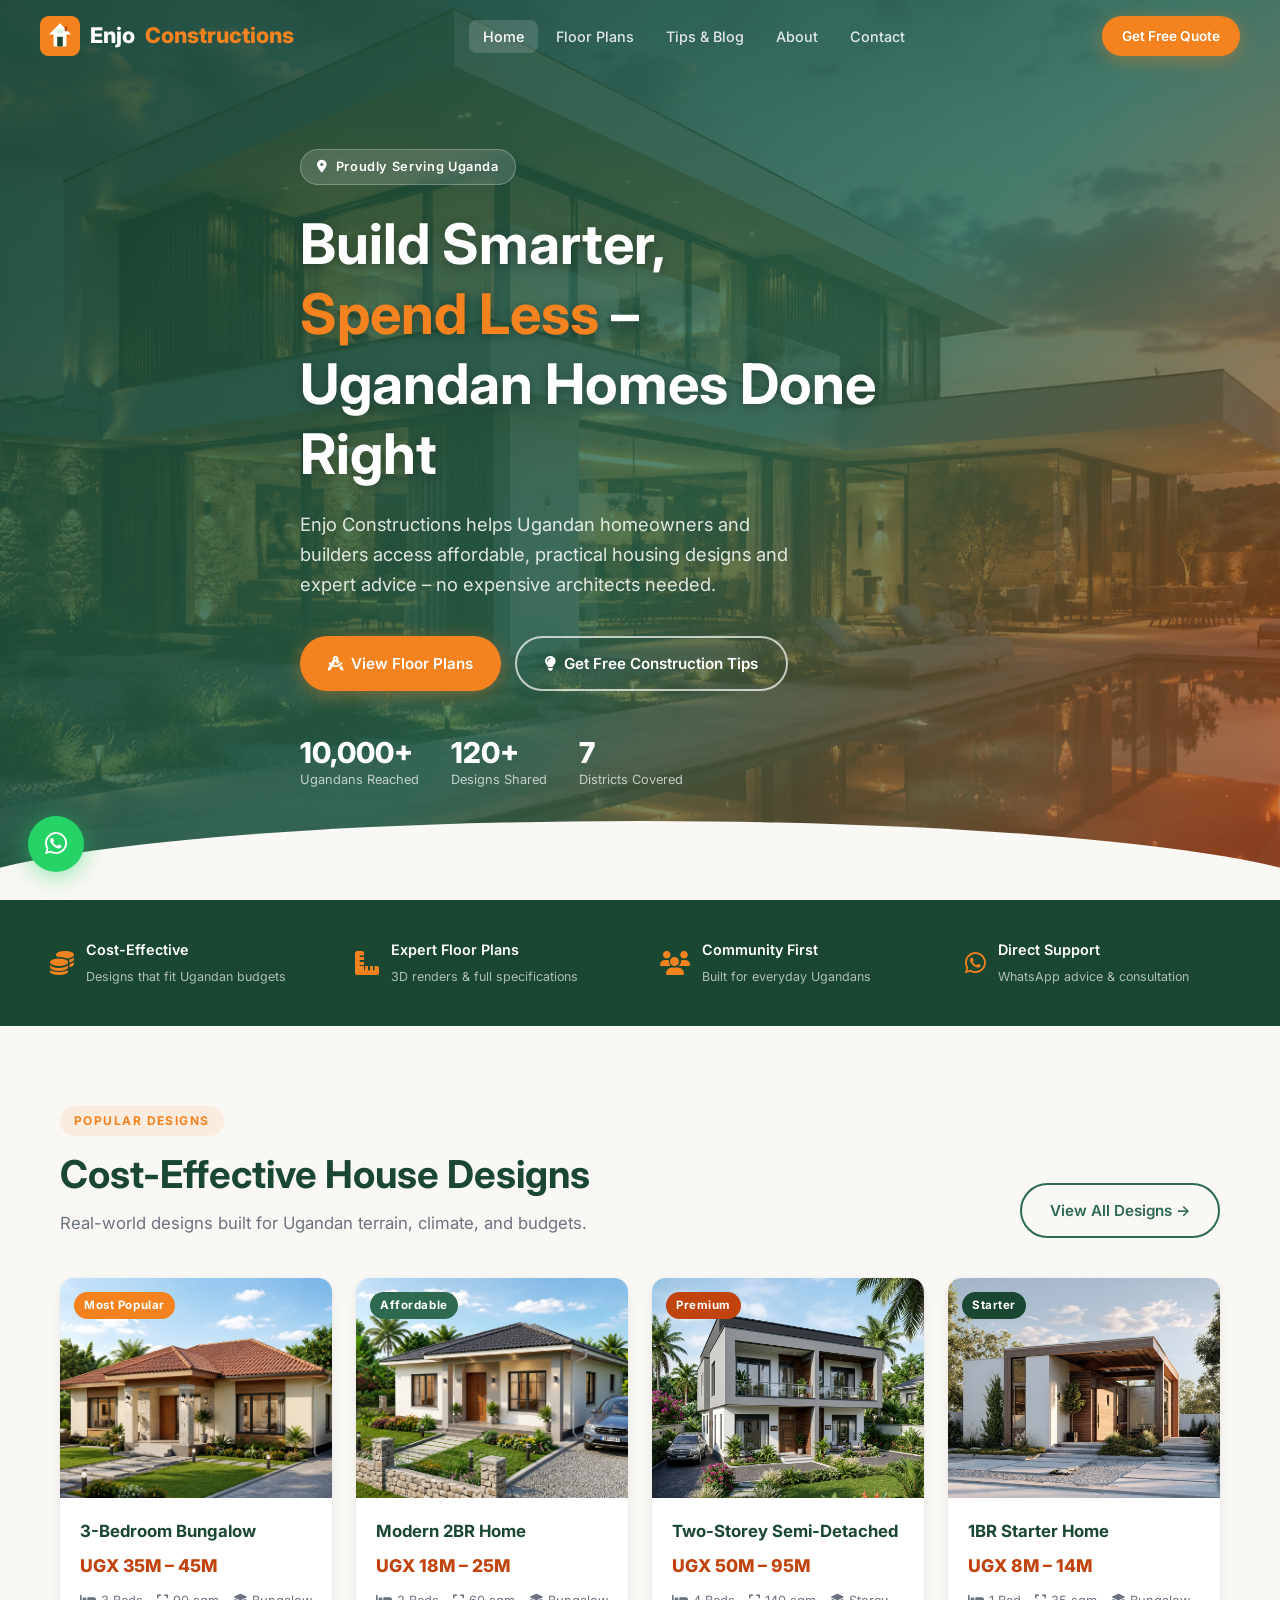
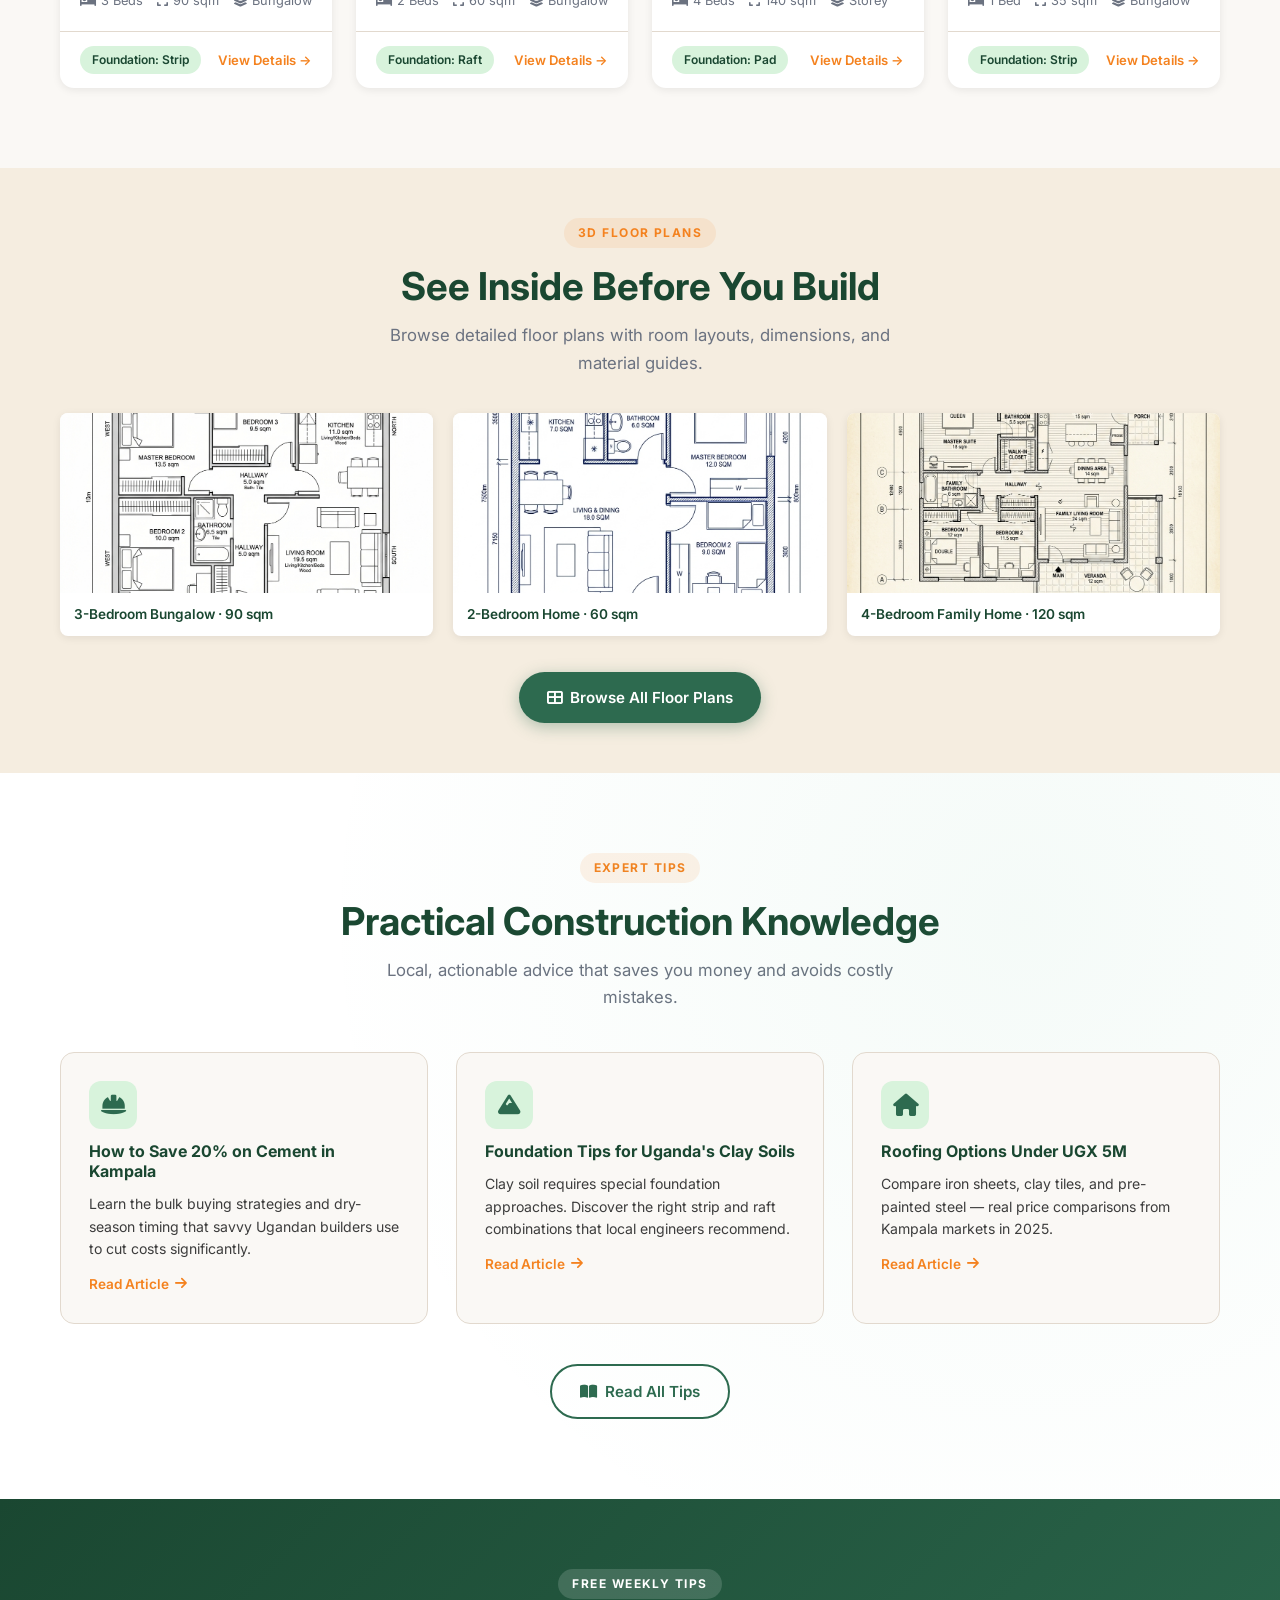
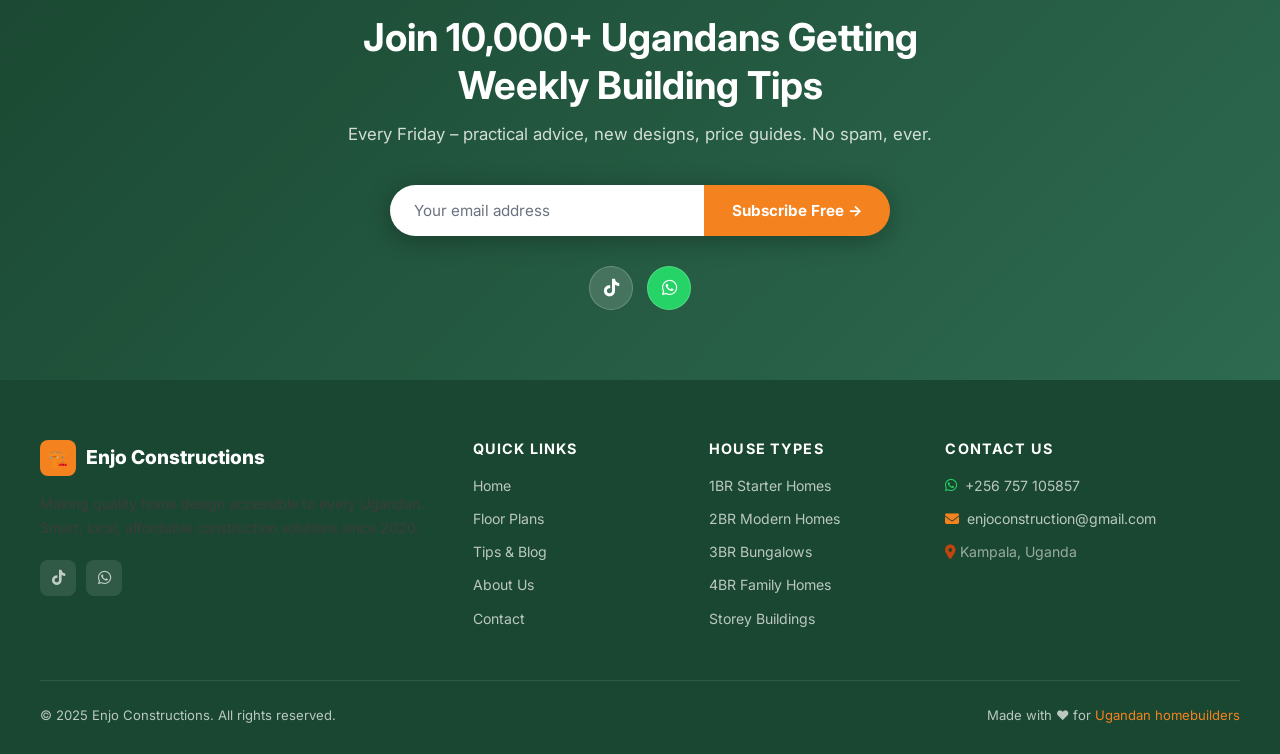
<file: enjo_constructions/index.html>
<!DOCTYPE html>
<html lang="en">

<head>
  <meta charset="UTF-8" />
  <meta name="viewport" content="width=device-width, initial-scale=1.0" />
  <title>Enjo Constructions – Affordable Ugandan Home Designs & Floor Plans</title>
  <meta name="description"
    content="Enjo Constructions helps Ugandan homeowners access affordable housing designs, 3D floor plans, and expert construction tips. Build smarter, spend less." />
  <meta name="keywords"
    content="Uganda construction, affordable homes Uganda, floor plans Kampala, low cost housing Uganda, 3D house designs Uganda" />
  <link rel="icon" type="image/svg+xml" href="assets/images/favicon.svg" />
  <link rel="stylesheet" href="assets/css/styles.css" />
  <link rel="stylesheet" href="https://cdnjs.cloudflare.com/ajax/libs/font-awesome/6.5.0/css/all.min.css" />
  <style>
    /* ── Page-specific hero override ─ */
    .hero {
      background:
        linear-gradient(135deg, rgba(26, 71, 49, 0.88) 0%, rgba(45, 106, 79, 0.80) 55%, rgba(193, 68, 14, 0.70) 100%),
        url('assets/images/morden_two_storey1.png') center/cover no-repeat;
    }

    /* ── Animated grid background on tips ─ */
    .tips-section {
      position: relative;
      overflow: hidden;
    }

    .tips-section::before {
      content: '';
      position: absolute;
      inset: 0;
      background: radial-gradient(circle at 80% 20%, rgba(82, 183, 136, 0.06) 0%, transparent 60%);
      pointer-events: none;
    }

    /* ── Why us strip ─ */
    .why-strip {
      background: var(--green-dark);
      color: var(--white);
      padding: 28px 20px;
    }

    .why-inner {
      max-width: 1200px;
      margin: 0 auto;
      display: grid;
      grid-template-columns: repeat(4, 1fr);
      gap: 20px;
    }

    .why-item {
      display: flex;
      align-items: center;
      gap: 12px;
      padding: 10px;
    }

    .why-item i {
      font-size: 1.5rem;
      color: var(--orange);
      flex-shrink: 0;
    }

    .why-item .why-text strong {
      display: block;
      font-size: 0.9rem;
      color: var(--white);
      font-weight: 600;
    }

    .why-item .why-text span {
      font-size: 0.78rem;
      color: rgba(255, 255, 255, 0.65);
    }

    @media (max-width: 768px) {
      .why-inner {
        grid-template-columns: repeat(2, 1fr);
        gap: 10px;
      }
    }

    @media (max-width: 480px) {
      .why-inner {
        grid-template-columns: 1fr;
      }
    }
  </style>
</head>

<body>

  <!-- ══════════════════════════════════
       NAVBAR
  ═══════════════════════════════════ -->
  <nav class="navbar scrolled" id="navbar" aria-label="Main navigation">
    <div class="nav-inner">
      <a href="index.html" class="nav-logo" aria-label="Enjo Constructions Home">
        <div class="logo-icon"><img src="assets/images/logo.svg" alt="Enjo Logo" height="35px"></div>
        Enjo <span>Constructions</span>
      </a>
      <ul class="nav-links" id="nav-links" role="menubar">
        <li><a href="index.html" role="menuitem" aria-current="page">Home</a></li>
        <li><a href="plans.html" role="menuitem">Floor Plans</a></li>
        <li><a href="blog.html" role="menuitem">Tips & Blog</a></li>
        <li><a href="about.html" role="menuitem">About</a></li>
        <li><a href="contact.html" role="menuitem">Contact</a></li>
        <li class="mobile-only" role="none"><a href="contact.html" class="btn btn-primary nav-cta-drawer" role="menuitem">Get Free Quote</a></li>
      </ul>
      <a href="contact.html" class="btn btn-primary btn-sm nav-cta">Get Free Quote</a>
      <button class="hamburger" id="hamburger" aria-label="Open mobile menu" aria-expanded="false">
        <span></span><span></span><span></span>
      </button>
    </div>
  </nav>

  <!-- ══════════════════════════════════
       HERO
  ═══════════════════════════════════ -->
  <header class="hero" id="hero">
    <div class="container">
      <div class="hero-content">
        <div class="hero-badge fade-up">
          <i class="fas fa-map-marker-alt"></i> Proudly Serving Uganda
        </div>
        <h1 class="fade-up fade-up-d1">
          Build Smarter,<br><em>Spend Less</em> –<br>Ugandan Homes Done Right
        </h1>
        <p class="hero-sub fade-up fade-up-d2">
          Enjo Constructions helps Ugandan homeowners and builders access affordable,
          practical housing designs and expert advice – no expensive architects needed.
        </p>
        <div class="hero-btns fade-up fade-up-d3">
          <a href="plans.html" class="btn btn-primary" id="hero-cta-plans">
            <i class="fas fa-drafting-compass"></i> View Floor Plans
          </a>
          <a href="blog.html" class="btn btn-secondary" id="hero-cta-tips">
            <i class="fas fa-lightbulb"></i> Get Free Construction Tips
          </a>
        </div>
        <div class="hero-stats fade-up fade-up-d4">
          <div class="hero-stat">
            <div class="num" data-counter data-target="10000" data-suffix="+">10,000+</div>
            <div class="label">Ugandans Reached</div>
          </div>
          <div class="hero-stat">
            <div class="num" data-counter data-target="120" data-suffix="+">120+</div>
            <div class="label">Designs Shared</div>
          </div>
          <div class="hero-stat">
            <div class="num" data-counter data-target="7" data-suffix="">7</div>
            <div class="label">Districts Covered</div>
          </div>
        </div>
      </div>
    </div>
  </header>

  <!-- ── Why Us Strip ───────────────── -->
  <div class="why-strip">
    <div class="why-inner">
      <div class="why-item">
        <i class="fas fa-coins"></i>
        <div class="why-text">
          <strong>Cost-Effective</strong>
          <span>Designs that fit Ugandan budgets</span>
        </div>
      </div>
      <div class="why-item">
        <i class="fas fa-ruler-combined"></i>
        <div class="why-text">
          <strong>Expert Floor Plans</strong>
          <span>3D renders & full specifications</span>
        </div>
      </div>
      <div class="why-item">
        <i class="fas fa-users"></i>
        <div class="why-text">
          <strong>Community First</strong>
          <span>Built for everyday Ugandans</span>
        </div>
      </div>
      <div class="why-item">
        <i class="fab fa-whatsapp"></i>
        <div class="why-text">
          <strong>Direct Support</strong>
          <span>WhatsApp advice & consultation</span>
        </div>
      </div>
    </div>
  </div>

  <!-- ══════════════════════════════════
       FEATURED DESIGNS
  ═══════════════════════════════════ -->
  <section class="section designs-section" id="featured-designs">
    <div class="container">
      <div class="designs-header">
        <div>
          <span class="section-label">Popular Designs</span>
          <h2 class="section-title">Cost-Effective House Designs</h2>
          <p class="section-sub">Real-world designs built for Ugandan terrain, climate, and budgets.</p>
        </div>
        <a href="plans.html" class="btn btn-outline" id="view-all-designs">View All Designs →</a>
      </div>
      <div class="grid-4" id="featured-grid">

        <article class="design-card reveal" onclick="location.href='plans.html'" id="card-3br-bungalow">
          <div class="card-img-wrap">
            <img src="assets/images/3-br_bgl.png" alt="3-Bedroom Bungalow Design" class="card-img" loading="lazy" />
            <span class="card-badge">Most Popular</span>
          </div>
          <div class="card-body">
            <div class="card-title">3-Bedroom Bungalow</div>
            <div class="card-price">UGX 35M – 45M</div>
            <div class="card-meta">
              <span><i class="fas fa-bed"></i> 3 Beds</span>
              <span><i class="fas fa-expand"></i> 90 sqm</span>
              <span><i class="fas fa-layer-group"></i> Bungalow</span>
            </div>
          </div>
          <div class="card-footer">
            <div class="tag">Foundation: Strip</div>
            <span style="font-size:0.82rem;color:var(--orange);font-weight:600;">View Details →</span>
          </div>
        </article>

        <article class="design-card reveal reveal-d1" onclick="location.href='plans.html'" id="card-2br-modern">
          <div class="card-img-wrap">
            <img src="assets/images/2-br_bgl.png" alt="Modern 2-Bedroom Home" class="card-img" loading="lazy" />
            <span class="card-badge" style="background:var(--green-mid)">Affordable</span>
          </div>
          <div class="card-body">
            <div class="card-title">Modern 2BR Home</div>
            <div class="card-price">UGX 18M – 25M</div>
            <div class="card-meta">
              <span><i class="fas fa-bed"></i> 2 Beds</span>
              <span><i class="fas fa-expand"></i> 60 sqm</span>
              <span><i class="fas fa-layer-group"></i> Bungalow</span>
            </div>
          </div>
          <div class="card-footer">
            <div class="tag">Foundation: Raft</div>
            <span style="font-size:0.82rem;color:var(--orange);font-weight:600;">View Details →</span>
          </div>
        </article>

        <article class="design-card reveal reveal-d2" onclick="location.href='plans.html'" id="card-storey">
          <div class="card-img-wrap">
            <img src="assets/images/house_storey_semi.png" alt="Two-Storey Semi-Detached" class="card-img"
              loading="lazy" />
            <span class="card-badge" style="background:var(--terracotta)">Premium</span>
          </div>
          <div class="card-body">
            <div class="card-title">Two-Storey Semi-Detached</div>
            <div class="card-price">UGX 50M – 95M</div>
            <div class="card-meta">
              <span><i class="fas fa-bed"></i> 4 Beds</span>
              <span><i class="fas fa-expand"></i> 140 sqm</span>
              <span><i class="fas fa-layer-group"></i> Storey</span>
            </div>
          </div>
          <div class="card-footer">
            <div class="tag">Foundation: Pad</div>
            <span style="font-size:0.82rem;color:var(--orange);font-weight:600;">View Details →</span>
          </div>
        </article>

        <article class="design-card reveal reveal-d3" onclick="location.href='plans.html'" id="card-1br-starter">
          <div class="card-img-wrap">
            <img src="assets/images/1-br_house.jpeg" alt="1-Bedroom Starter Home" class="card-img" loading="lazy" />
            <span class="card-badge" style="background:var(--green-dark)">Starter</span>
          </div>
          <div class="card-body">
            <div class="card-title">1BR Starter Home</div>
            <div class="card-price">UGX 8M – 14M</div>
            <div class="card-meta">
              <span><i class="fas fa-bed"></i> 1 Bed</span>
              <span><i class="fas fa-expand"></i> 35 sqm</span>
              <span><i class="fas fa-layer-group"></i> Bungalow</span>
            </div>
          </div>
          <div class="card-footer">
            <div class="tag">Foundation: Strip</div>
            <span style="font-size:0.82rem;color:var(--orange);font-weight:600;">View Details →</span>
          </div>
        </article>

      </div>
    </div>
  </section>

  <!-- ══════════════════════════════════
       FLOOR PLANS TEASER
  ═══════════════════════════════════ -->
  <section class="section-sm plans-teaser" id="floor-plans-teaser">
    <div class="container">
      <div class="text-center" style="margin-bottom:36px;">
        <span class="section-label">3D Floor Plans</span>
        <h2 class="section-title">See Inside Before You Build</h2>
        <p class="section-sub">Browse detailed floor plans with room layouts, dimensions, and material guides.</p>
      </div>
      <div class="plans-grid reveal" id="plans-thumbs">
        <div class="plan-thumb" onclick="location.href='plans.html?beds=3'">
          <img src="assets/images/floorplan_3br.png" alt="3BR Floor Plan" loading="lazy" />
          <div class="plan-label">3-Bedroom Bungalow · 90 sqm</div>
        </div>
        <div class="plan-thumb" onclick="location.href='plans.html?beds=2'">
          <img src="assets/images/floorplan_2br.png" alt="2BR Floor Plan" loading="lazy" />
          <div class="plan-label">2-Bedroom Home · 60 sqm</div>
        </div>
        <div class="plan-thumb" onclick="location.href='plans.html?beds=4'">
          <img src="assets/images/floorplan_4br.png" alt="4BR Floor Plan" loading="lazy" />
          <div class="plan-label">4-Bedroom Family Home · 120 sqm</div>
        </div>
      </div>
      <div class="text-center">
        <a href="plans.html" class="btn btn-green" id="view-all-plans">
          <i class="fas fa-th-large"></i> Browse All Floor Plans
        </a>
      </div>
    </div>
  </section>

  <!-- ══════════════════════════════════
       CONSTRUCTION TIPS TEASER
  ═══════════════════════════════════ -->
  <section class="section tips-section" id="tips-teaser">
    <div class="container">
      <div class="text-center" style="margin-bottom:40px;">
        <span class="section-label">Expert Tips</span>
        <h2 class="section-title">Practical Construction Knowledge</h2>
        <p class="section-sub">Local, actionable advice that saves you money and avoids costly mistakes.</p>
      </div>
      <div class="grid-3 tips-grid">
        <a href="blog.html?post=cement" class="tip-card reveal" id="tip-cement">
          <div class="tip-icon"><i class="fas fa-hard-hat"></i></div>
          <h3>How to Save 20% on Cement in Kampala</h3>
          <p>Learn the bulk buying strategies and dry-season timing that savvy Ugandan builders use to cut costs
            significantly.</p>
          <span class="read-more">Read Article <i class="fas fa-arrow-right"></i></span>
        </a>
        <a href="blog.html?post=clay" class="tip-card reveal reveal-d1" id="tip-clay">
          <div class="tip-icon"><i class="fas fa-mountain"></i></div>
          <h3>Foundation Tips for Uganda's Clay Soils</h3>
          <p>Clay soil requires special foundation approaches. Discover the right strip and raft combinations that local
            engineers recommend.</p>
          <span class="read-more">Read Article <i class="fas fa-arrow-right"></i></span>
        </a>
        <a href="blog.html?post=roofing" class="tip-card reveal reveal-d2" id="tip-roofing">
          <div class="tip-icon"><i class="fas fa-home"></i></div>
          <h3>Roofing Options Under UGX 5M</h3>
          <p>Compare iron sheets, clay tiles, and pre-painted steel — real price comparisons from Kampala markets in
            2025.</p>
          <span class="read-more">Read Article <i class="fas fa-arrow-right"></i></span>
        </a>
      </div>
      <div class="text-center" style="margin-top:40px;">
        <a href="blog.html" class="btn btn-outline" id="view-all-tips">
          <i class="fas fa-book-open"></i> Read All Tips
        </a>
      </div>
    </div>
  </section>

  <!-- ══════════════════════════════════
       NEWSLETTER
  ═══════════════════════════════════ -->
  <section class="newsletter-section" id="newsletter">
    <div class="container">
      <span class="section-label" style="background:rgba(255,255,255,0.15);color:var(--white);">Free Weekly Tips</span>
      <h2>Join 10,000+ Ugandans Getting<br>Weekly Building Tips</h2>
      <p>Every Friday – practical advice, new designs, price guides. No spam, ever.</p>
      <form class="newsletter-form" id="newsletter-form" novalidate>
        <input type="email" placeholder="Your email address" required aria-label="Email address"
          id="newsletter-email" />
        <button type="submit" id="newsletter-btn">Subscribe Free →</button>
      </form>
      <div class="social-bar" role="complementary" aria-label="Social media links">
        <a href="https://www.tiktok.com/@enjoconstructions" class="social-btn" aria-label="TikTok" title="TikTok"><i
            class="fab fa-tiktok"></i></a>
        <a href="https://wa.me/256757105857" class="social-btn" aria-label="WhatsApp" title="WhatsApp"
          style="background:#25d366"><i class="fab fa-whatsapp"></i></a>
      </div>
    </div>
  </section>

  <!-- ══════════════════════════════════
       FOOTER
  ═══════════════════════════════════ -->
  <footer id="site-footer">
    <div class="footer-grid">
      <div class="footer-brand">
        <div class="footer-logo">
          <div class="logo-icon">🏗️</div>
          Enjo Constructions
        </div>
        <p>Making quality home design accessible to every Ugandan. Smart, local, affordable construction solutions since
          2020.</p>
        <div class="footer-social">
          <a href="https://www.tiktok.com/@enjoconstructions" aria-label="TikTok"><i class="fab fa-tiktok"></i></a>
          <a href="https://wa.me/256757105857" aria-label="WhatsApp"><i class="fab fa-whatsapp"></i></a>
        </div>
      </div>
      <div class="footer-col">
        <h4>Quick Links</h4>
        <ul>
          <li><a href="index.html">Home</a></li>
          <li><a href="plans.html">Floor Plans</a></li>
          <li><a href="blog.html">Tips & Blog</a></li>
          <li><a href="about.html">About Us</a></li>
          <li><a href="contact.html">Contact</a></li>
        </ul>
      </div>
      <div class="footer-col">
        <h4>House Types</h4>
        <ul>
          <li><a href="plans.html?beds=1">1BR Starter Homes</a></li>
          <li><a href="plans.html?beds=2">2BR Modern Homes</a></li>
          <li><a href="plans.html?type=bungalow&amp;beds=3">3BR Bungalows</a></li>
          <li><a href="plans.html?beds=4">4BR Family Homes</a></li>
          <li><a href="plans.html?type=storey">Storey Buildings</a></li>
        </ul>
      </div>
      <div class="footer-col">
        <h4>Contact Us</h4>
        <ul>
          <li><a href="https://wa.me/256757105857"><i class="fab fa-whatsapp" style="color:#25d366"></i> +256 757
              105857</a></li>
          <li><a href="mailto:enjoconstruction@gmail.com"><i class="fas fa-envelope" style="color:var(--orange)"></i>
              enjoconstruction@gmail.com</a></li>
          <li style="color:rgba(255,255,255,0.55);font-size:0.88rem"><i class="fas fa-map-marker-alt"
              style="color:var(--terracotta)"></i> Kampala, Uganda</li>
        </ul>
      </div>
    </div>
    <div class="footer-bottom">
      <span>© 2025 Enjo Constructions. All rights reserved.</span>
      <span>Made with ❤️ for <a href="#">Ugandan homebuilders</a></span>
    </div>
  </footer>

  <!-- WhatsApp float button -->
  <a href="https://wa.me/256757105857" class="wa-float" aria-label="Chat on WhatsApp" title="Chat on WhatsApp"
    id="wa-float">
    <i class="fab fa-whatsapp"></i>
  </a>

  <script src="assets/js/main.js"></script>
</body>

</html>
</file>
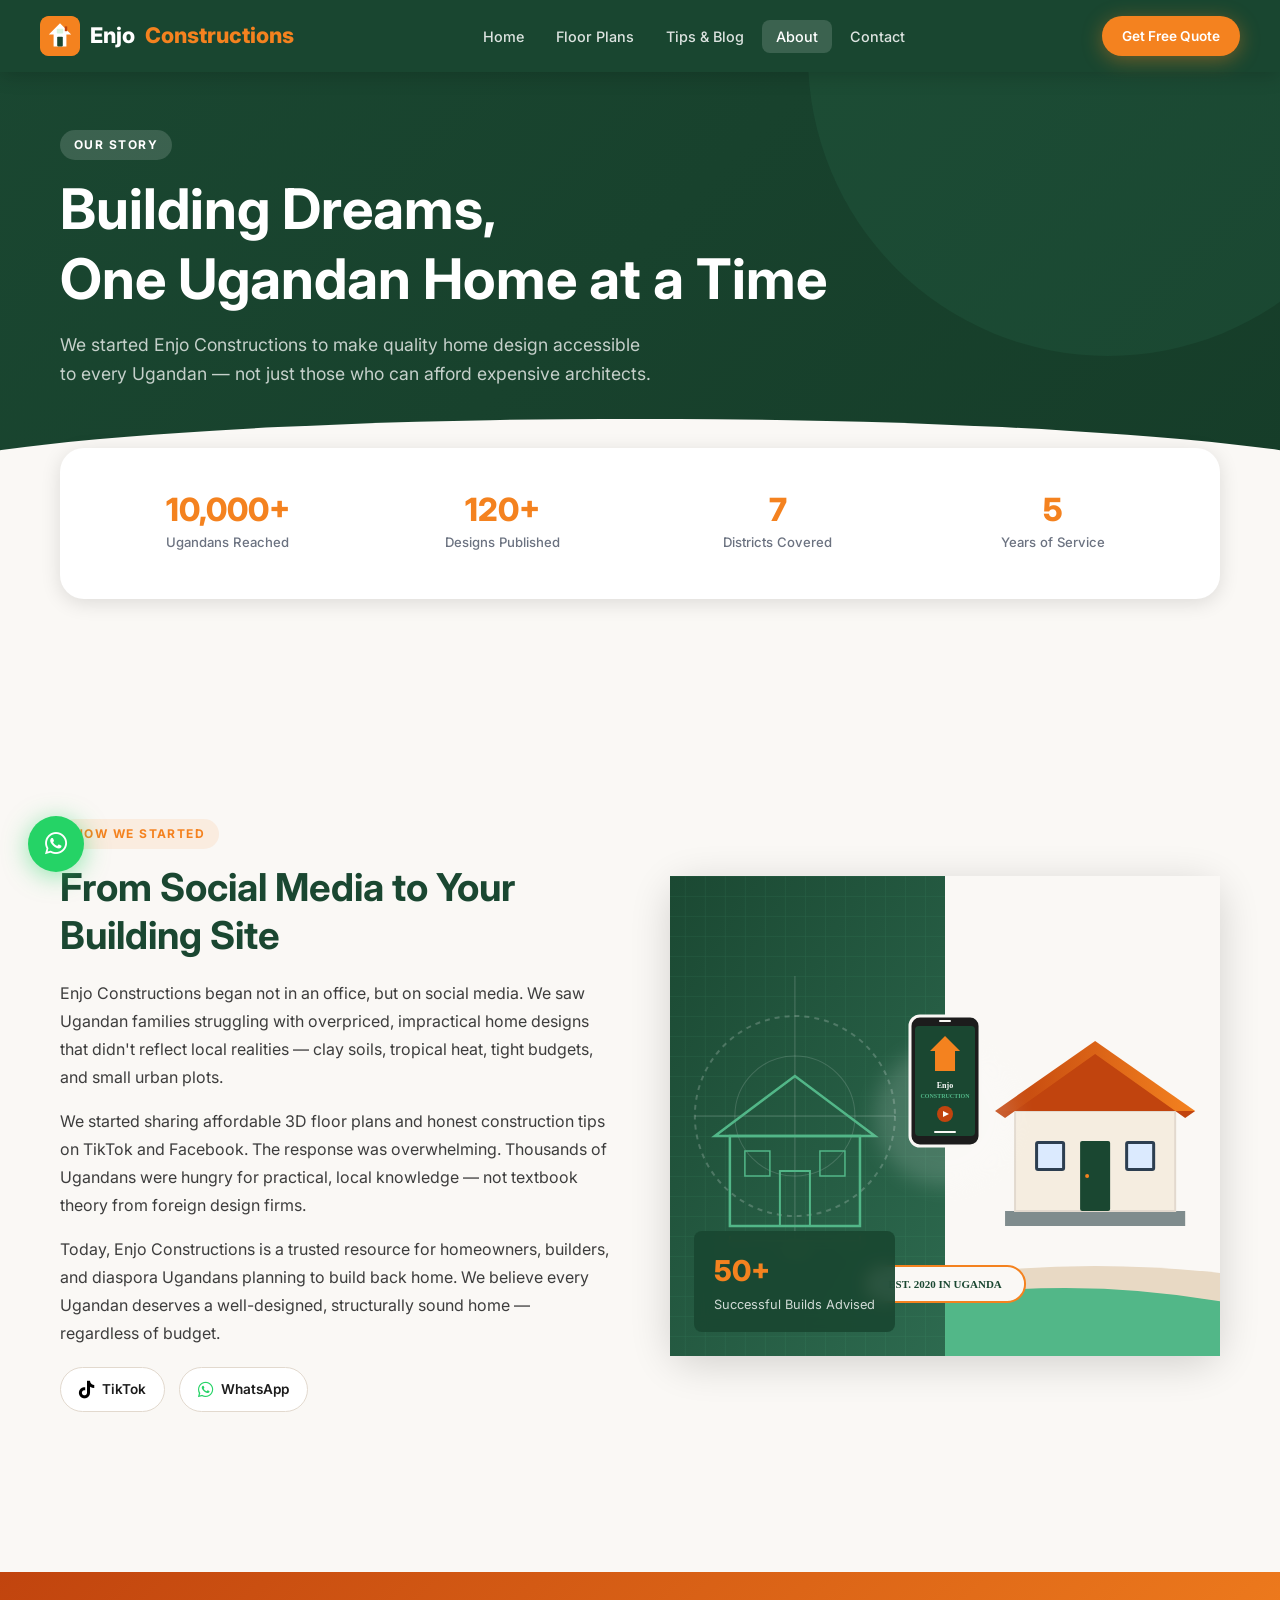
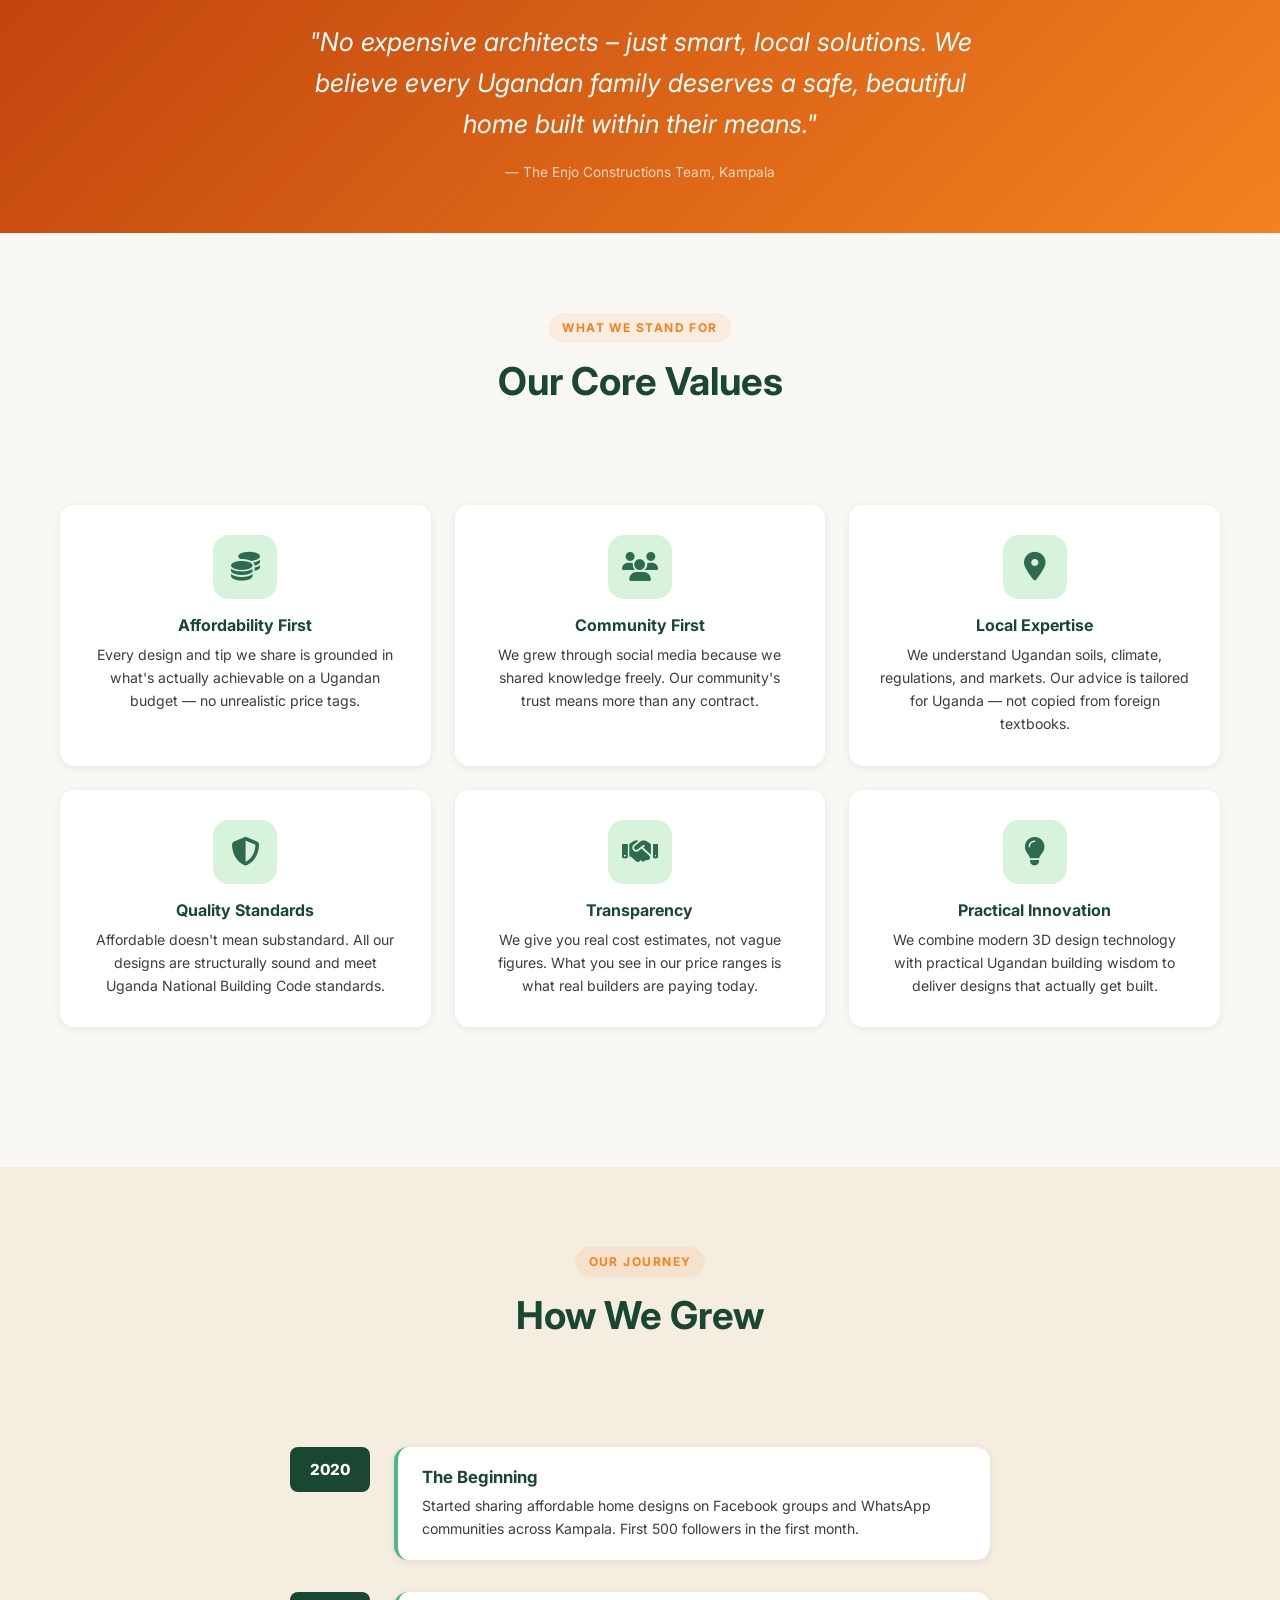
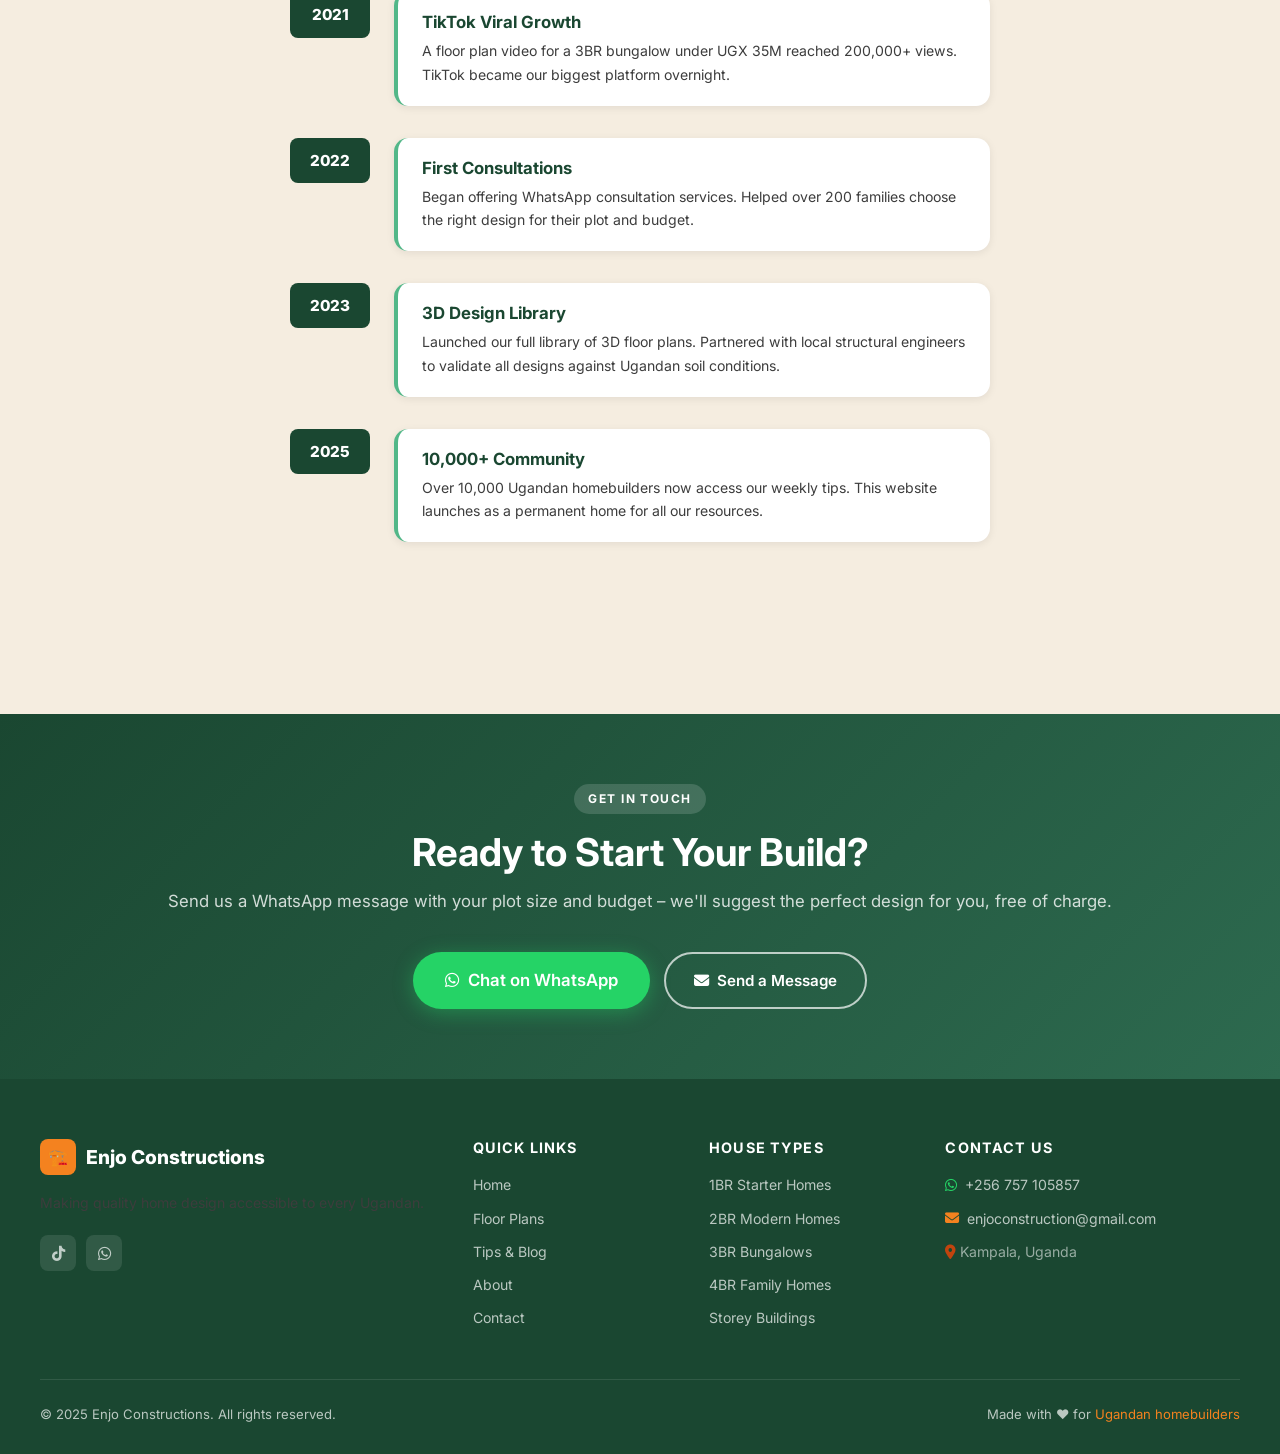
<file: enjo_constructions/about.html>
<!DOCTYPE html>
<html lang="en">

<head>
  <meta charset="UTF-8" />
  <meta name="viewport" content="width=device-width, initial-scale=1.0" />
  <title>About Us – Enjo Constructions Uganda</title>
  <meta name="description"
    content="Enjo Constructions was founded to make quality home design accessible to every Ugandan. Learn our story, mission, and community-first approach to affordable construction." />
  <link rel="icon" type="image/svg+xml" href="assets/images/favicon.svg" />
  <link rel="stylesheet" href="assets/css/styles.css" />
  <link rel="stylesheet" href="https://cdnjs.cloudflare.com/ajax/libs/font-awesome/6.5.0/css/all.min.css" />
  <style>
    .about-page-hero {
      background: linear-gradient(135deg, var(--green-dark) 0%, #163d29 100%);
      padding: 130px 20px 100px;
      position: relative;
      overflow: hidden;
    }

    .about-page-hero::before {
      content: '';
      position: absolute;
      top: -50%;
      right: -10%;
      width: 600px;
      height: 600px;
      border-radius: 50%;
      background: rgba(82, 183, 136, 0.08);
      pointer-events: none;
    }

    .about-page-hero::after {
      content: '';
      position: absolute;
      bottom: -1px;
      left: 0;
      right: 0;
      height: 70px;
      background: var(--off-white);
      clip-path: ellipse(60% 100% at 50% 100%);
    }

    .about-page-hero h1 {
      color: var(--white);
    }

    .about-page-hero p {
      color: rgba(255, 255, 255, 0.75);
      font-size: 1.1rem;
      max-width: 600px;
    }

    .about-page-hero .section-label {
      background: rgba(255, 255, 255, 0.15);
      color: var(--white);
    }

    /* Stats banner */
    .stats-banner {
      background: var(--white);
      border-radius: var(--radius-lg);
      padding: 36px 40px;
      display: grid;
      grid-template-columns: repeat(4, 1fr);
      gap: 20px;
      box-shadow: var(--shadow-md);
      margin: -40px 0 60px;
      position: relative;
      z-index: 10;
    }

    .stat-item {
      text-align: center;
      padding: 10px;
    }

    .stat-num {
      font-size: 2rem;
      font-weight: 800;
      color: var(--green-dark);
      line-height: 1;
      margin-bottom: 6px;
    }

    .stat-num span {
      color: var(--orange);
    }

    .stat-label {
      font-size: 0.82rem;
      color: var(--text-muted);
      font-weight: 500;
    }

    @media (max-width: 768px) {
      .stats-banner {
        grid-template-columns: repeat(2, 1fr);
        margin: -20px 0 40px;
        padding: 24px;
      }
    }

    @media (max-width: 480px) {
      .stats-banner {
        grid-template-columns: 1fr;
      }
    }

    /* Mission strip */
    .mission-strip {
      background: linear-gradient(135deg, var(--terracotta) 0%, var(--orange) 100%);
      color: var(--white);
      padding: 50px 20px;
      text-align: center;
    }

    .mission-strip blockquote {
      font-size: clamp(1.2rem, 2.5vw, 1.6rem);
      font-style: italic;
      max-width: 720px;
      margin: 0 auto;
      line-height: 1.6;
      color: var(--white);
    }

    .mission-strip cite {
      display: block;
      font-size: 0.85rem;
      font-style: normal;
      color: rgba(255, 255, 255, 0.75);
      margin-top: 16px;
    }

    /* Timeline */
    .timeline {
      padding: 60px 0;
    }

    .timeline-item {
      display: grid;
      grid-template-columns: 80px 1fr;
      gap: 24px;
      margin-bottom: 32px;
      align-items: start;
    }

    .timeline-year {
      background: var(--green-dark);
      color: var(--white);
      font-weight: 800;
      font-size: 0.95rem;
      padding: 10px;
      border-radius: var(--radius-sm);
      text-align: center;
      flex-shrink: 0;
    }

    .timeline-content {
      background: var(--white);
      border-radius: var(--radius-md);
      padding: 20px 24px;
      border-left: 4px solid var(--green-light);
      box-shadow: var(--shadow-sm);
    }

    .timeline-content h4 {
      color: var(--green-dark);
      margin-bottom: 6px;
    }

    .timeline-content p {
      font-size: 0.88rem;
    }

    /* Platforms */
    .platforms {
      display: flex;
      gap: 14px;
      flex-wrap: wrap;
      margin-top: 20px;
    }

    .platform-badge {
      display: flex;
      align-items: center;
      gap: 8px;
      background: var(--white);
      border: 1.5px solid var(--border);
      padding: 10px 18px;
      border-radius: 100px;
      font-size: 0.85rem;
      font-weight: 600;
      color: var(--text-dark);
      transition: all var(--transition);
    }

    .platform-badge:hover {
      border-color: var(--green-mid);
      transform: translateY(-2px);
      box-shadow: var(--shadow-sm);
    }

    .platform-badge i {
      font-size: 1.1rem;
    }
  </style>
</head>

<body>

  <!-- NAVBAR -->
  <nav class="navbar always-dark scrolled" id="navbar" aria-label="Main navigation">
    <div class="nav-inner">
      <a href="index.html" class="nav-logo">
        <div class="logo-icon"><img src="assets/images/logo.svg" alt="Enjo Logo" height="35px"></div>
        Enjo <span>Constructions</span>
      </a>
      <ul class="nav-links" id="nav-links">
        <li><a href="index.html">Home</a></li>
        <li><a href="plans.html">Floor Plans</a></li>
        <li><a href="blog.html">Tips & Blog</a></li>
        <li><a href="about.html" aria-current="page">About</a></li>
        <li><a href="contact.html">Contact</a></li>
        <li class="mobile-only"><a href="contact.html" class="btn btn-primary nav-cta-drawer">Get Free Quote</a></li>
      </ul>
      <a href="contact.html" class="btn btn-primary btn-sm nav-cta">Get Free Quote</a>
      <button class="hamburger" id="hamburger" aria-label="Menu"><span></span><span></span><span></span></button>
    </div>
  </nav>

  <!-- ABOUT HERO -->
  <header class="about-page-hero">
    <div class="container">
      <span class="section-label">Our Story</span>
      <h1>Building Dreams,<br>One Ugandan Home at a Time</h1>
      <p style="margin-top:16px;">We started Enjo Constructions to make quality home design accessible to every Ugandan
        — not just those who can afford expensive architects.</p>
    </div>
  </header>

  <!-- STATS BANNER -->
  <div class="container">
    <div class="stats-banner reveal" id="stats-banner">
      <div class="stat-item">
        <div class="stat-num"><span data-counter data-target="10000" data-suffix="+">10,000+</span></div>
        <div class="stat-label">Ugandans Reached</div>
      </div>
      <div class="stat-item">
        <div class="stat-num"><span data-counter data-target="120" data-suffix="+">120+</span></div>
        <div class="stat-label">Designs Published</div>
      </div>
      <div class="stat-item">
        <div class="stat-num"><span data-counter data-target="7" data-suffix="">7</span></div>
        <div class="stat-label">Districts Covered</div>
      </div>
      <div class="stat-item">
        <div class="stat-num"><span data-counter data-target="5" data-suffix="">5</span></div>
        <div class="stat-label">Years of Service</div>
      </div>
    </div>
  </div>

  <!-- OUR STORY -->
  <section class="section">
    <div class="container">
      <div class="about-story">
        <div class="about-story-text reveal">
          <span class="section-label">How We Started</span>
          <h2 class="section-title">From Social Media to Your Building Site</h2>
          <p>Enjo Constructions began not in an office, but on social media. We saw Ugandan families struggling with
            overpriced, impractical home designs that didn't reflect local realities — clay soils, tropical heat, tight
            budgets, and small urban plots.</p>
          <p>We started sharing affordable 3D floor plans and honest construction tips on TikTok and Facebook. The
            response was overwhelming. Thousands of Ugandans were hungry for practical, local knowledge — not textbook
            theory from foreign design firms.</p>
          <p>Today, Enjo Constructions is a trusted resource for homeowners, builders, and diaspora Ugandans planning to
            build back home. We believe every Ugandan deserves a well-designed, structurally sound home — regardless of
            budget.</p>

          <div class="platforms" role="list">
            <a href="https://www.tiktok.com/@enjoconstructions" class="platform-badge" role="listitem" aria-label="TikTok">
              <i class="fab fa-tiktok" style="color:#000"></i> TikTok
            </a>
            <a href="https://wa.me/256757105857" class="platform-badge" role="listitem" aria-label="WhatsApp">
              <i class="fab fa-whatsapp" style="color:#25d366"></i> WhatsApp
            </a>
          </div>
        </div>
        <div class="about-story-img reveal reveal-d1">
          <img src="assets/images/about_story.svg" alt="A typical Ugandan home project by Enjo Constructions"
            loading="lazy" />
          <div class="img-badge">
            <div class="num">50+</div>
            <div class="lbl">Successful Builds Advised</div>
          </div>
        </div>
      </div>
    </div>
  </section>

  <!-- MISSION QUOTE -->
  <div class="mission-strip">
    <div class="container">
      <blockquote>
        "No expensive architects – just smart, local solutions. We believe every Ugandan family deserves a safe,
        beautiful home built within their means."
      </blockquote>
      <cite>— The Enjo Constructions Team, Kampala</cite>
    </div>
  </div>

  <!-- OUR VALUES -->
  <section class="section" style="background:var(--off-white);">
    <div class="container">
      <div class="text-center" style="margin-bottom:40px;">
        <span class="section-label">What We Stand For</span>
        <h2 class="section-title">Our Core Values</h2>
      </div>
      <div class="values-grid">
        <div class="value-card reveal" id="value-affordable">
          <div class="value-icon"><i class="fas fa-coins"></i></div>
          <h3>Affordability First</h3>
          <p>Every design and tip we share is grounded in what's actually achievable on a Ugandan budget — no
            unrealistic price tags.</p>
        </div>
        <div class="value-card reveal reveal-d1" id="value-community">
          <div class="value-icon"><i class="fas fa-users"></i></div>
          <h3>Community First</h3>
          <p>We grew through social media because we shared knowledge freely. Our community's trust means more than any
            contract.</p>
        </div>
        <div class="value-card reveal reveal-d2" id="value-local">
          <div class="value-icon"><i class="fas fa-map-marker-alt"></i></div>
          <h3>Local Expertise</h3>
          <p>We understand Ugandan soils, climate, regulations, and markets. Our advice is tailored for Uganda — not
            copied from foreign textbooks.</p>
        </div>
        <div class="value-card reveal" id="value-quality">
          <div class="value-icon"><i class="fas fa-shield-halved"></i></div>
          <h3>Quality Standards</h3>
          <p>Affordable doesn't mean substandard. All our designs are structurally sound and meet Uganda National
            Building Code standards.</p>
        </div>
        <div class="value-card reveal reveal-d1" id="value-transparent">
          <div class="value-icon"><i class="fas fa-handshake"></i></div>
          <h3>Transparency</h3>
          <p>We give you real cost estimates, not vague figures. What you see in our price ranges is what real builders
            are paying today.</p>
        </div>
        <div class="value-card reveal reveal-d2" id="value-innovation">
          <div class="value-icon"><i class="fas fa-lightbulb"></i></div>
          <h3>Practical Innovation</h3>
          <p>We combine modern 3D design technology with practical Ugandan building wisdom to deliver designs that
            actually get built.</p>
        </div>
      </div>
    </div>
  </section>

  <!-- TIMELINE -->
  <section class="section" style="background:var(--beige);">
    <div class="container">
      <div class="text-center" style="margin-bottom:48px;">
        <span class="section-label">Our Journey</span>
        <h2 class="section-title">How We Grew</h2>
      </div>
      <div class="timeline reveal" id="timeline" style="max-width:700px;margin:0 auto;">
        <div class="timeline-item">
          <div class="timeline-year">2020</div>
          <div class="timeline-content">
            <h4>The Beginning</h4>
            <p>Started sharing affordable home designs on Facebook groups and WhatsApp communities across Kampala. First
              500 followers in the first month.</p>
          </div>
        </div>
        <div class="timeline-item">
          <div class="timeline-year">2021</div>
          <div class="timeline-content">
            <h4>TikTok Viral Growth</h4>
            <p>A floor plan video for a 3BR bungalow under UGX 35M reached 200,000+ views. TikTok became our biggest
              platform overnight.</p>
          </div>
        </div>
        <div class="timeline-item">
          <div class="timeline-year">2022</div>
          <div class="timeline-content">
            <h4>First Consultations</h4>
            <p>Began offering WhatsApp consultation services. Helped over 200 families choose the right design for their
              plot and budget.</p>
          </div>
        </div>
        <div class="timeline-item">
          <div class="timeline-year">2023</div>
          <div class="timeline-content">
            <h4>3D Design Library</h4>
            <p>Launched our full library of 3D floor plans. Partnered with local structural engineers to validate all
              designs against Ugandan soil conditions.</p>
          </div>
        </div>
        <div class="timeline-item">
          <div class="timeline-year">2025</div>
          <div class="timeline-content">
            <h4>10,000+ Community</h4>
            <p>Over 10,000 Ugandan homebuilders now access our weekly tips. This website launches as a permanent home
              for all our resources.</p>
          </div>
        </div>
      </div>
    </div>
  </section>

  <!-- CTA -->
  <section class="newsletter-section" id="about-cta">
    <div class="container">
      <span class="section-label" style="background:rgba(255,255,255,0.15);color:var(--white);">Get In Touch</span>
      <h2>Ready to Start Your Build?</h2>
      <p>Send us a WhatsApp message with your plot size and budget – we'll suggest the perfect design for you, free of
        charge.</p>
      <div style="display:flex;gap:14px;justify-content:center;flex-wrap:wrap;margin-top:8px;">
        <a href="https://wa.me/256757105857" class="btn btn-wa" id="about-wa-cta"><i class="fab fa-whatsapp"></i> Chat
          on WhatsApp</a>
        <a href="contact.html" class="btn btn-secondary" id="about-contact-cta"><i class="fas fa-envelope"></i> Send a
          Message</a>
      </div>
    </div>
  </section>

  <!-- FOOTER -->
  <footer id="site-footer">
    <div class="footer-grid">
      <div class="footer-brand">
        <div class="footer-logo">
          <div class="logo-icon">🏗️</div> Enjo Constructions
        </div>
        <p>Making quality home design accessible to every Ugandan.</p>
        <div class="footer-social">
          <a href="https://www.tiktok.com/@enjoconstructions" aria-label="TikTok"><i class="fab fa-tiktok"></i></a>
          <a href="https://wa.me/256757105857" aria-label="WhatsApp"><i class="fab fa-whatsapp"></i></a>
        </div>
      </div>
      <div class="footer-col">
        <h4>Quick Links</h4>
        <ul>
          <li><a href="index.html">Home</a></li>
          <li><a href="plans.html">Floor Plans</a></li>
          <li><a href="blog.html">Tips & Blog</a></li>
          <li><a href="about.html">About</a></li>
          <li><a href="contact.html">Contact</a></li>
        </ul>
      </div>
      <div class="footer-col">
        <h4>House Types</h4>
        <ul>
          <li><a href="plans.html?beds=1">1BR Starter Homes</a></li>
          <li><a href="plans.html?beds=2">2BR Modern Homes</a></li>
          <li><a href="plans.html?type=bungalow&amp;beds=3">3BR Bungalows</a></li>
          <li><a href="plans.html?beds=4">4BR Family Homes</a></li>
          <li><a href="plans.html?type=storey">Storey Buildings</a></li>
        </ul>
      </div>
      <div class="footer-col">
        <h4>Contact Us</h4>
        <ul>
          <li><a href="https://wa.me/256757105857"><i class="fab fa-whatsapp" style="color:#25d366"></i> +256 757 105857</a></li>
          <li><a href="mailto:enjoconstruction@gmail.com"><i class="fas fa-envelope" style="color:var(--orange)"></i>
              enjoconstruction@gmail.com</a></li>
          <li style="color:rgba(255,255,255,0.55);font-size:0.88rem"><i class="fas fa-map-marker-alt"
              style="color:var(--terracotta)"></i> Kampala, Uganda</li>
        </ul>
      </div>
    </div>
    <div class="footer-bottom">
      <span>© 2025 Enjo Constructions. All rights reserved.</span>
      <span>Made with ❤️ for <a href="#">Ugandan homebuilders</a></span>
    </div>
  </footer>

  <a href="https://wa.me/256757105857" class="wa-float" aria-label="WhatsApp" id="wa-float"><i
      class="fab fa-whatsapp"></i></a>
  <script src="assets/js/main.js"></script>
</body>

</html>
</file>
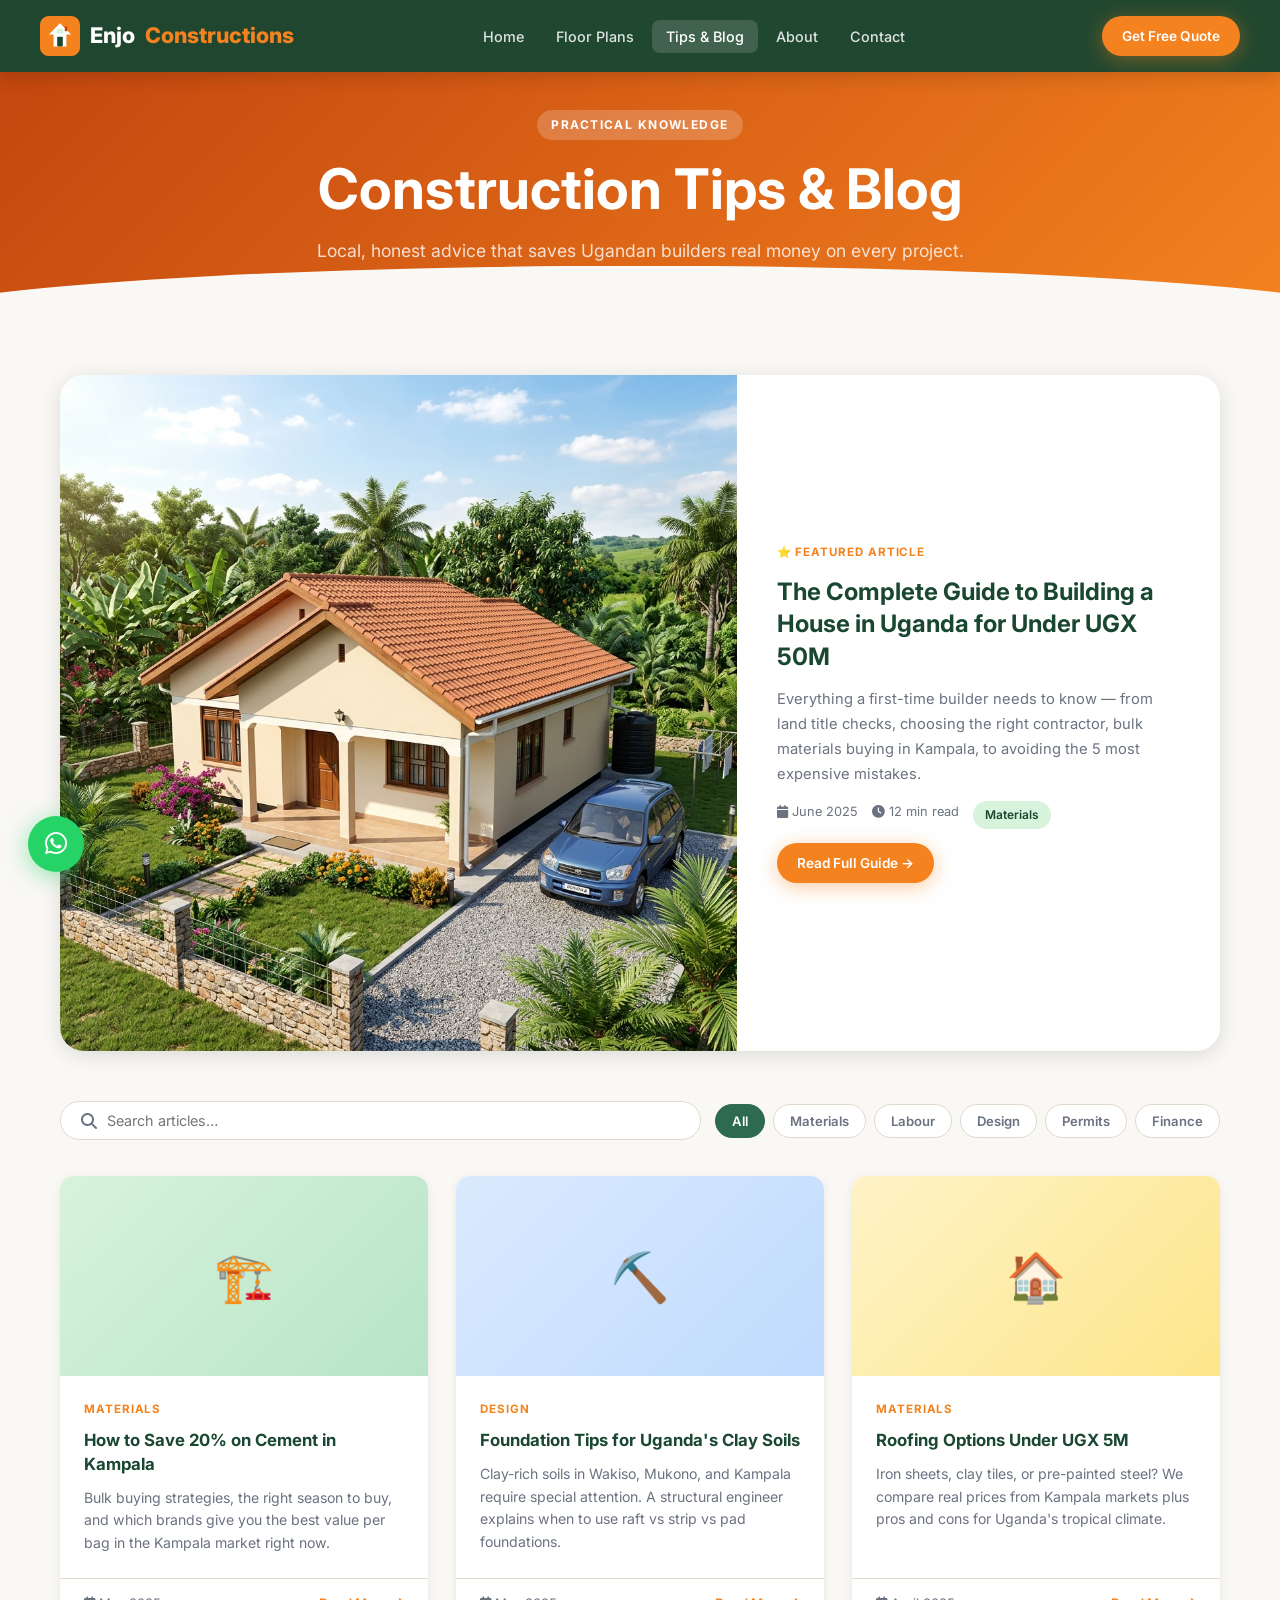
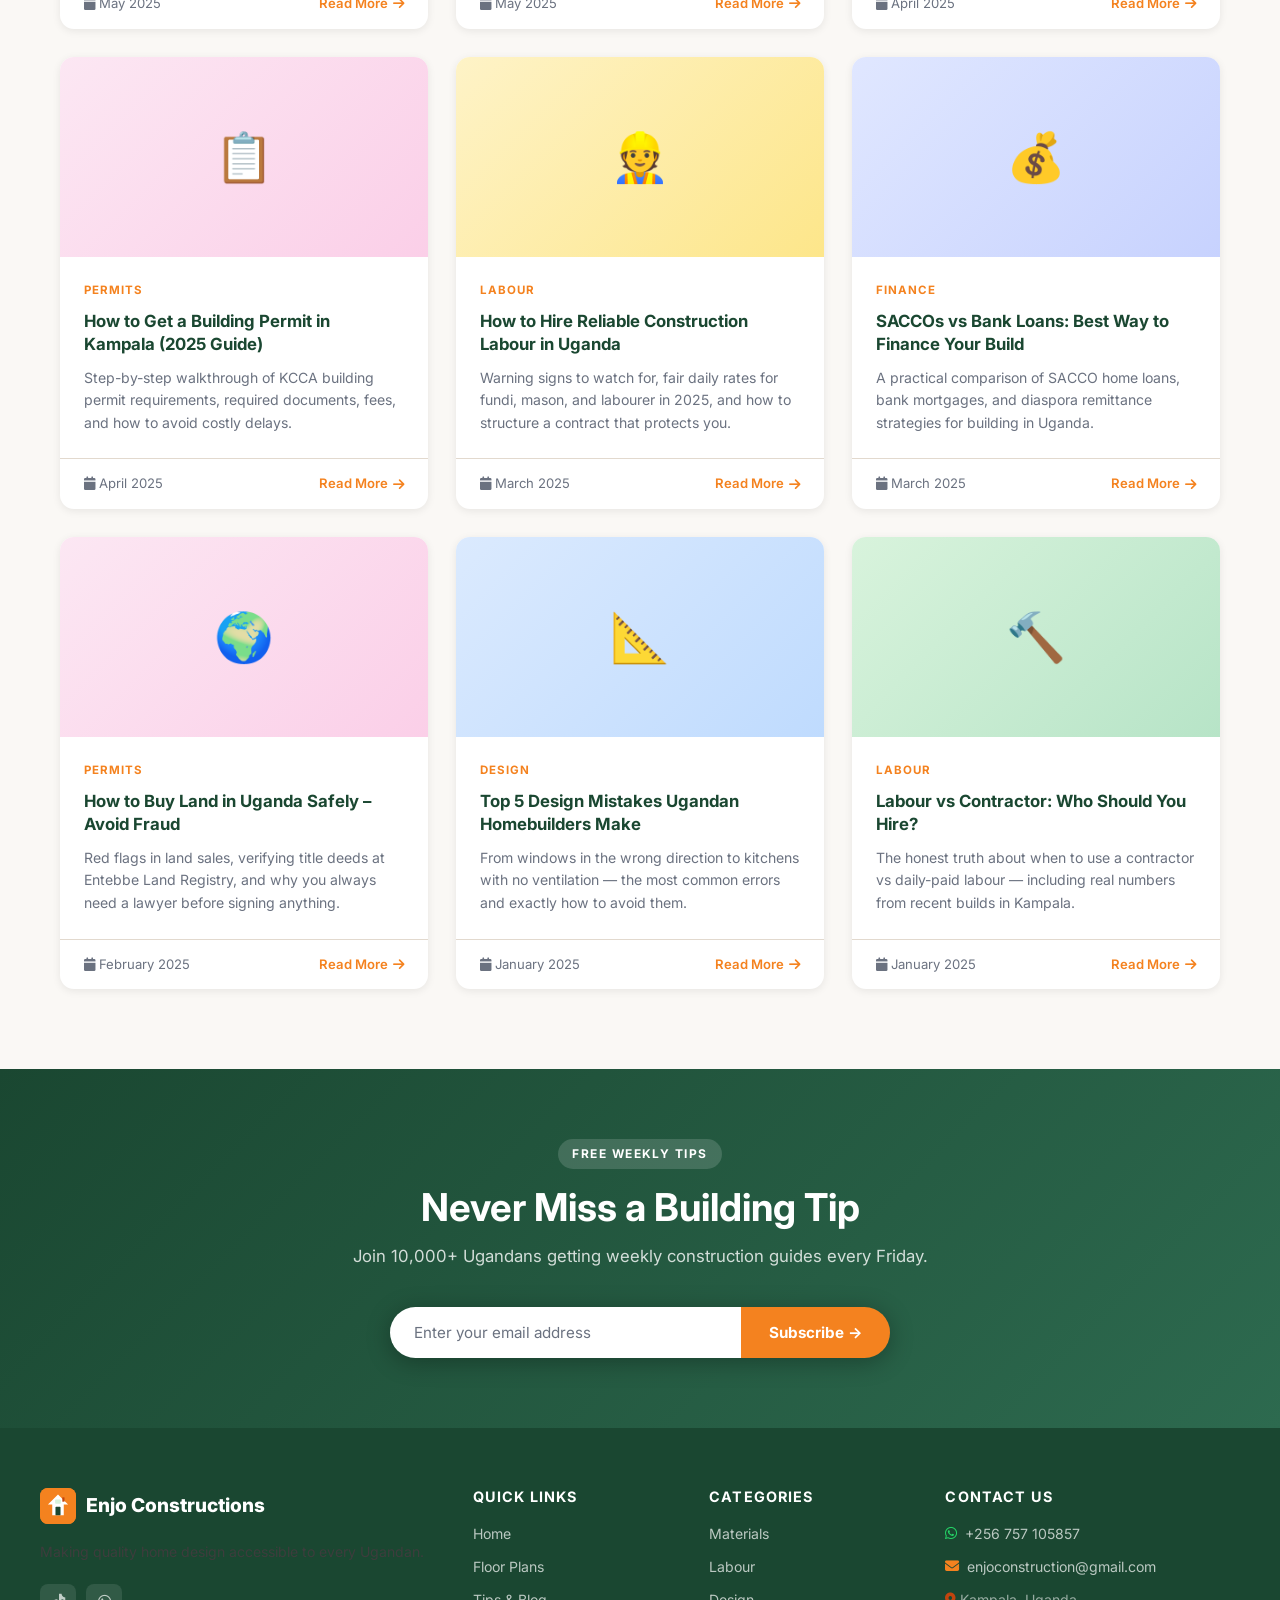
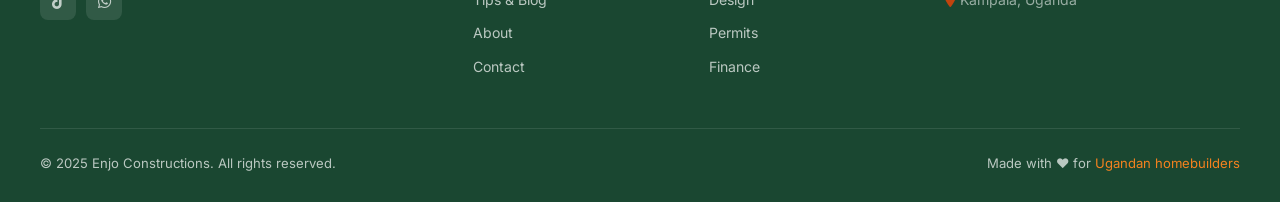
<file: enjo_constructions/blog.html>
<!DOCTYPE html>
<html lang="en">
<head>
  <meta charset="UTF-8" />
  <meta name="viewport" content="width=device-width, initial-scale=1.0" />
  <title>Construction Tips Blog – Enjo Constructions Uganda</title>
  <meta name="description" content="Practical Ugandan construction tips: save money on cement, foundation advice for clay soils, roofing options, permits, and more from local experts." />
  <link rel="icon" type="image/svg+xml" href="assets/images/favicon.svg" />
  <link rel="stylesheet" href="assets/css/styles.css" />
  <link rel="stylesheet" href="https://cdnjs.cloudflare.com/ajax/libs/font-awesome/6.5.0/css/all.min.css" />
  <style>
    .blog-hero-mini {
      background: linear-gradient(135deg, var(--terracotta) 0%, var(--orange) 100%);
    }
    .blog-card-img-placeholder.mat  { background: linear-gradient(135deg, #d8f3dc, #b7e4c7); }
    .blog-card-img-placeholder.lab  { background: linear-gradient(135deg, #fef3c7, #fde68a); }
    .blog-card-img-placeholder.des  { background: linear-gradient(135deg, #dbeafe, #bfdbfe); }
    .blog-card-img-placeholder.per  { background: linear-gradient(135deg, #fce7f3, #fbcfe8); }
    .blog-card-img-placeholder.fin  { background: linear-gradient(135deg, #e0e7ff, #c7d2fe); }
    .featured-post {
      display: grid;
      grid-template-columns: 1.4fr 1fr;
      gap: 0;
      background: var(--white);
      border-radius: var(--radius-lg);
      overflow: hidden;
      box-shadow: var(--shadow-md);
      margin-bottom: 50px;
    }
    .featured-post img { width: 100%; height: 100%; object-fit: cover; min-height: 320px; }
    .featured-post-body { padding: 40px; display: flex; flex-direction: column; justify-content: center; gap: 14px; }
    .featured-post-body .featured-label { font-size: 0.72rem; font-weight: 700; text-transform: uppercase; letter-spacing: 0.08em; color: var(--orange); }
    .featured-post-body h2 { font-size: 1.5rem; color: var(--green-dark); line-height: 1.35; }
    .featured-post-body p { color: var(--text-muted); font-size: 0.92rem; line-height: 1.7; }
    .featured-post-body .meta { font-size: 0.8rem; color: var(--text-muted); display: flex; gap: 14px; }
    @media (max-width: 768px) {
      .featured-post { grid-template-columns: 1fr; }
      .featured-post img { min-height: 220px; }
      .featured-post-body { padding: 24px; }
    }
  </style>
</head>
<body>

  <!-- NAVBAR -->
  <nav class="navbar always-dark scrolled" id="navbar" aria-label="Main navigation">
    <div class="nav-inner">
      <a href="index.html" class="nav-logo" aria-label="Enjo Constructions Home">
        <div class="logo-icon"><img src="assets/images/logo.svg" alt="Enjo Logo" height="35px"></div>
        Enjo <span>Constructions</span>
      </a>
      <ul class="nav-links" id="nav-links" role="menubar">
        <li><a href="index.html" role="menuitem">Home</a></li>
        <li><a href="plans.html" role="menuitem">Floor Plans</a></li>
        <li><a href="blog.html" role="menuitem" aria-current="page">Tips &amp; Blog</a></li>
        <li><a href="about.html" role="menuitem">About</a></li>
        <li><a href="contact.html" role="menuitem">Contact</a></li>
        <li class="mobile-only" role="none"><a href="contact.html" class="btn btn-primary nav-cta-drawer" role="menuitem">Get Free Quote</a></li>
      </ul>
      <a href="contact.html" class="btn btn-primary btn-sm nav-cta">Get Free Quote</a>
      <button class="hamburger" id="hamburger" aria-label="Open mobile menu" aria-expanded="false"><span></span><span></span><span></span></button>
    </div>
  </nav>

  <!-- PAGE HERO -->
  <header class="page-hero blog-hero-mini">
    <div class="container">
      <span class="section-label" style="background:rgba(255,255,255,0.2);color:var(--white);">Practical Knowledge</span>
      <h1>Construction Tips & Blog</h1>
      <p>Local, honest advice that saves Ugandan builders real money on every project.</p>
    </div>
  </header>

  <!-- MAIN -->
  <main class="section" style="padding-top:50px;">
    <div class="container">

      <!-- Featured Post -->
      <article class="featured-post reveal" id="featured-post">
        <img src="assets/images/house_3br_bungalow.png" alt="Save money building in Uganda" loading="eager" />
        <div class="featured-post-body">
          <span class="featured-label">⭐ Featured Article</span>
          <h2>The Complete Guide to Building a House in Uganda for Under UGX 50M</h2>
          <p>Everything a first-time builder needs to know — from land title checks, choosing the right contractor, bulk materials buying in Kampala, to avoiding the 5 most expensive mistakes.</p>
          <div class="meta">
            <span><i class="fas fa-calendar"></i> June 2025</span>
            <span><i class="fas fa-clock"></i> 12 min read</span>
            <span class="tag">Materials</span>
          </div>
          <a href="#" class="btn btn-primary btn-sm" id="read-featured" style="align-self:flex-start;">Read Full Guide →</a>
        </div>
      </article>

      <!-- Search & Filters -->
      <div class="blog-controls reveal" id="blog-controls">
        <div class="search-box" role="search">
          <i class="fas fa-search" aria-hidden="true"></i>
          <input type="text" id="blog-search" placeholder="Search articles…" aria-label="Search articles" />
        </div>
        <div class="category-tags" role="group" aria-label="Filter by category">
          <button class="cat-tag active" data-cat="all" id="cat-all">All</button>
          <button class="cat-tag" data-cat="materials" id="cat-materials">Materials</button>
          <button class="cat-tag" data-cat="labour" id="cat-labour">Labour</button>
          <button class="cat-tag" data-cat="design" id="cat-design">Design</button>
          <button class="cat-tag" data-cat="permits" id="cat-permits">Permits</button>
          <button class="cat-tag" data-cat="finance" id="cat-finance">Finance</button>
        </div>
      </div>

      <!-- Loading Indicator -->
      <div id="blog-loader" class="loading-indicator-container" style="display:none;">
        <div class="loader-spinner"></div>
        <p>Loading articles...</p>
      </div>

      <!-- Blog Grid -->
      <div class="blog-grid" id="blog-grid" role="list">

        <article class="blog-card reveal" role="listitem" data-title="how to save 20% on cement in kampala" data-cat="materials" id="post-cement">
          <div class="blog-card-img-placeholder mat" style="display:flex;align-items:center;justify-content:center;font-size:3rem;">🏗️</div>
          <div class="blog-card-body">
            <span class="blog-card-cat">Materials</span>
            <h3>How to Save 20% on Cement in Kampala</h3>
            <p>Bulk buying strategies, the right season to buy, and which brands give you the best value per bag in the Kampala market right now.</p>
          </div>
          <div class="blog-card-footer">
            <span><i class="fas fa-calendar"></i> May 2025</span>
            <a href="#" class="read-more-link" id="read-cement">Read More <i class="fas fa-arrow-right"></i></a>
          </div>
        </article>

        <article class="blog-card reveal reveal-d1" role="listitem" data-title="foundation tips for clay soils in uganda" data-cat="design" id="post-clay">
          <div class="blog-card-img-placeholder des" style="display:flex;align-items:center;justify-content:center;font-size:3rem;">⛏️</div>
          <div class="blog-card-body">
            <span class="blog-card-cat">Design</span>
            <h3>Foundation Tips for Uganda's Clay Soils</h3>
            <p>Clay-rich soils in Wakiso, Mukono, and Kampala require special attention. A structural engineer explains when to use raft vs strip vs pad foundations.</p>
          </div>
          <div class="blog-card-footer">
            <span><i class="fas fa-calendar"></i> May 2025</span>
            <a href="#" class="read-more-link" id="read-clay">Read More <i class="fas fa-arrow-right"></i></a>
          </div>
        </article>

        <article class="blog-card reveal reveal-d2" role="listitem" data-title="roofing options under ugx 5m" data-cat="materials" id="post-roof">
          <div class="blog-card-img-placeholder lab" style="display:flex;align-items:center;justify-content:center;font-size:3rem;">🏠</div>
          <div class="blog-card-body">
            <span class="blog-card-cat">Materials</span>
            <h3>Roofing Options Under UGX 5M</h3>
            <p>Iron sheets, clay tiles, or pre-painted steel? We compare real prices from Kampala markets plus pros and cons for Uganda's tropical climate.</p>
          </div>
          <div class="blog-card-footer">
            <span><i class="fas fa-calendar"></i> April 2025</span>
            <a href="#" class="read-more-link" id="read-roof">Read More <i class="fas fa-arrow-right"></i></a>
          </div>
        </article>

        <article class="blog-card reveal" role="listitem" data-title="how to get a building permit in kampala 2025" data-cat="permits" id="post-permit">
          <div class="blog-card-img-placeholder per" style="display:flex;align-items:center;justify-content:center;font-size:3rem;">📋</div>
          <div class="blog-card-body">
            <span class="blog-card-cat">Permits</span>
            <h3>How to Get a Building Permit in Kampala (2025 Guide)</h3>
            <p>Step-by-step walkthrough of KCCA building permit requirements, required documents, fees, and how to avoid costly delays.</p>
          </div>
          <div class="blog-card-footer">
            <span><i class="fas fa-calendar"></i> April 2025</span>
            <a href="#" class="read-more-link" id="read-permit">Read More <i class="fas fa-arrow-right"></i></a>
          </div>
        </article>

        <article class="blog-card reveal reveal-d1" role="listitem" data-title="hiring reliable construction labour in uganda" data-cat="labour" id="post-labour">
          <div class="blog-card-img-placeholder lab" style="display:flex;align-items:center;justify-content:center;font-size:3rem;">👷</div>
          <div class="blog-card-body">
            <span class="blog-card-cat">Labour</span>
            <h3>How to Hire Reliable Construction Labour in Uganda</h3>
            <p>Warning signs to watch for, fair daily rates for fundi, mason, and labourer in 2025, and how to structure a contract that protects you.</p>
          </div>
          <div class="blog-card-footer">
            <span><i class="fas fa-calendar"></i> March 2025</span>
            <a href="#" class="read-more-link" id="read-labour">Read More <i class="fas fa-arrow-right"></i></a>
          </div>
        </article>

        <article class="blog-card reveal reveal-d2" role="listitem" data-title="saccos and bank loans for home construction uganda" data-cat="finance" id="post-finance">
          <div class="blog-card-img-placeholder fin" style="display:flex;align-items:center;justify-content:center;font-size:3rem;">💰</div>
          <div class="blog-card-body">
            <span class="blog-card-cat">Finance</span>
            <h3>SACCOs vs Bank Loans: Best Way to Finance Your Build</h3>
            <p>A practical comparison of SACCO home loans, bank mortgages, and diaspora remittance strategies for building in Uganda.</p>
          </div>
          <div class="blog-card-footer">
            <span><i class="fas fa-calendar"></i> March 2025</span>
            <a href="#" class="read-more-link" id="read-finance">Read More <i class="fas fa-arrow-right"></i></a>
          </div>
        </article>

        <article class="blog-card reveal" role="listitem" data-title="how to buy land in uganda safely" data-cat="permits" id="post-land">
          <div class="blog-card-img-placeholder per" style="display:flex;align-items:center;justify-content:center;font-size:3rem;">🌍</div>
          <div class="blog-card-body">
            <span class="blog-card-cat">Permits</span>
            <h3>How to Buy Land in Uganda Safely – Avoid Fraud</h3>
            <p>Red flags in land sales, verifying title deeds at Entebbe Land Registry, and why you always need a lawyer before signing anything.</p>
          </div>
          <div class="blog-card-footer">
            <span><i class="fas fa-calendar"></i> February 2025</span>
            <a href="#" class="read-more-link" id="read-land">Read More <i class="fas fa-arrow-right"></i></a>
          </div>
        </article>

        <article class="blog-card reveal reveal-d1" role="listitem" data-title="top 5 design mistakes ugandan homebuilders make" data-cat="design" id="post-mistakes">
          <div class="blog-card-img-placeholder des" style="display:flex;align-items:center;justify-content:center;font-size:3rem;">📐</div>
          <div class="blog-card-body">
            <span class="blog-card-cat">Design</span>
            <h3>Top 5 Design Mistakes Ugandan Homebuilders Make</h3>
            <p>From windows in the wrong direction to kitchens with no ventilation — the most common errors and exactly how to avoid them.</p>
          </div>
          <div class="blog-card-footer">
            <span><i class="fas fa-calendar"></i> January 2025</span>
            <a href="#" class="read-more-link" id="read-mistakes">Read More <i class="fas fa-arrow-right"></i></a>
          </div>
        </article>

        <article class="blog-card reveal reveal-d2" role="listitem" data-title="labour vs contractor who to hire for your build" data-cat="labour" id="post-contractor">
          <div class="blog-card-img-placeholder mat" style="display:flex;align-items:center;justify-content:center;font-size:3rem;">🔨</div>
          <div class="blog-card-body">
            <span class="blog-card-cat">Labour</span>
            <h3>Labour vs Contractor: Who Should You Hire?</h3>
            <p>The honest truth about when to use a contractor vs daily-paid labour — including real numbers from recent builds in Kampala.</p>
          </div>
          <div class="blog-card-footer">
            <span><i class="fas fa-calendar"></i> January 2025</span>
            <a href="#" class="read-more-link" id="read-contractor">Read More <i class="fas fa-arrow-right"></i></a>
          </div>
        </article>

      </div><!-- /blog-grid -->

    </div>
  </main>

  <!-- NEWSLETTER -->
  <section class="newsletter-section" id="newsletter">
    <div class="container">
      <span class="section-label" style="background:rgba(255,255,255,0.15);color:var(--white);">Free Weekly Tips</span>
      <h2>Never Miss a Building Tip</h2>
      <p>Join 10,000+ Ugandans getting weekly construction guides every Friday.</p>
      <form class="newsletter-form" id="newsletter-form" novalidate>
        <input type="email" id="newsletter-email" placeholder="Enter your email address" required aria-label="Email address" />
        <button type="submit" id="newsletter-btn">Subscribe →</button>
      </form>
    </div>
  </section>

  <!-- FOOTER -->
  <footer id="site-footer">
    <div class="footer-grid">
      <div class="footer-brand">
        <div class="footer-logo"><div class="logo-icon"><img src="assets/images/logo.svg" alt="Enjo Logo" height="30px"></div> Enjo Constructions</div>
        <p>Making quality home design accessible to every Ugandan.</p>
        <div class="footer-social">
          <a href="https://www.tiktok.com/@enjoconstructions" aria-label="TikTok"><i class="fab fa-tiktok"></i></a>
          <a href="https://wa.me/256757105857" aria-label="WhatsApp"><i class="fab fa-whatsapp"></i></a>
        </div>
      </div>
      <div class="footer-col"><h4>Quick Links</h4><ul>
        <li><a href="index.html">Home</a></li><li><a href="plans.html">Floor Plans</a></li>
        <li><a href="blog.html">Tips & Blog</a></li><li><a href="about.html">About</a></li>
        <li><a href="contact.html">Contact</a></li>
      </ul></div>
      <div class="footer-col"><h4>Categories</h4><ul>
        <li><a href="blog.html?cat=materials">Materials</a></li><li><a href="blog.html?cat=labour">Labour</a></li>
        <li><a href="blog.html?cat=design">Design</a></li><li><a href="blog.html?cat=permits">Permits</a></li>
        <li><a href="blog.html?cat=finance">Finance</a></li>
      </ul></div>
      <div class="footer-col"><h4>Contact Us</h4><ul>
        <li><a href="https://wa.me/256757105857"><i class="fab fa-whatsapp" style="color:#25d366"></i> +256 757 105857</a></li>
        <li><a href="mailto:enjoconstruction@gmail.com"><i class="fas fa-envelope" style="color:var(--orange)"></i> enjoconstruction@gmail.com</a></li>
        <li style="color:rgba(255,255,255,0.55);font-size:0.88rem"><i class="fas fa-map-marker-alt" style="color:var(--terracotta)"></i> Kampala, Uganda</li>
      </ul></div>
    </div>
    <div class="footer-bottom">
      <span>© 2025 Enjo Constructions. All rights reserved.</span>
      <span>Made with ❤️ for <a href="#">Ugandan homebuilders</a></span>
    </div>
  </footer>

  <!-- BLOG ARTICLE MODAL -->
  <div class="modal-overlay" id="blog-modal" role="dialog" aria-modal="true" aria-labelledby="blog-modal-title">
    <div class="modal" style="max-width:820px;">
      <div class="modal-close">
        <button id="blog-modal-close-btn" aria-label="Close modal"><i class="fas fa-times"></i></button>
      </div>
      <div class="modal-body" style="padding:20px 40px 40px;">
        <span class="blog-card-cat" id="blog-modal-cat" style="font-size:0.75rem; font-weight:700; text-transform:uppercase; color:var(--orange);">Category</span>
        <h2 class="modal-title" id="blog-modal-title" style="margin-top:10px; margin-bottom:15px; font-size:1.8rem; color:var(--green-dark);"></h2>
        <div class="meta" id="blog-modal-meta" style="font-size:0.82rem; color:var(--text-muted); display:flex; gap:18px; margin-bottom:24px; border-bottom:1px solid var(--border); padding-bottom:15px;">
          <span><i class="fas fa-calendar"></i> <span id="blog-modal-date"></span></span>
          <span><i class="fas fa-clock"></i> <span id="blog-modal-readtime"></span></span>
        </div>
        <div class="modal-desc" id="blog-modal-content" style="font-size:0.96rem; line-height:1.75; color:var(--text-mid);">
          <!-- Dynamic paragraphs populated by JS -->
        </div>
        <div style="margin-top:32px; border-top:1px solid var(--border); padding-top:20px; display:flex; gap:12px; flex-wrap:wrap;">
          <a href="https://wa.me/256757105857" class="btn btn-wa" style="padding:10px 24px; font-size:0.9rem;">
            <i class="fab fa-whatsapp"></i> Discuss on WhatsApp
          </a>
          <button class="btn btn-outline" id="blog-modal-close-btn-bottom" style="padding:10px 24px; font-size:0.9rem;">Close Article</button>
        </div>
      </div>
    </div>
  </div>

  <a href="https://wa.me/256757105857" class="wa-float" aria-label="WhatsApp" id="wa-float"><i class="fab fa-whatsapp"></i></a>
  <script src="assets/js/main.js"></script>
  <script>
    // Add category filter routing from URL query parameters
    document.addEventListener('DOMContentLoaded', () => {
      const params = new URLSearchParams(window.location.search);
      const catParam = params.get('cat');
      if (catParam) {
        const tag = document.querySelector(`.cat-tag[data-cat="${catParam}"]`);
        if (tag) {
          document.querySelectorAll('.cat-tag').forEach(t => t.classList.remove('active'));
          tag.classList.add('active');
          if (typeof filterBlog === 'function') {
            filterBlog(true);
          }
        }
      }
    });
  </script>
</body>
</html>
</file>
<file: enjo_constructions/assets/css/styles.css>
/* ============================================================
   ENJO CONSTRUCTIONS – Main Stylesheet
   Colors: Forest Green, Warm Terracotta, Beige, Orange CTA
   ============================================================ */

@import url('https://fonts.googleapis.com/css2?family=Inter:wght@300;400;500;600;700;800&family=Playfair+Display:wght@600;700&display=swap');

/* ── CSS Variables ─────────────────────────────────────────── */
:root {
  --green-dark: #1a4731;
  --green-mid: #2d6a4f;
  --green-light: #52b788;
  --green-pale: #d8f3dc;
  --terracotta: #c1440e;
  --terracotta-lt: #e8763a;
  --beige: #f5ede0;
  --beige-dark: #e8d9c4;
  --orange: #f4821f;
  --orange-dark: #d4650a;
  --white: #ffffff;
  --off-white: #faf8f5;
  --text-dark: #1c1c1c;
  --text-mid: #3d3d3d;
  --text-muted: #6b7280;
  --border: #e2d9ce;
  --shadow-sm: 0 2px 8px rgba(0, 0, 0, 0.08);
  --shadow-md: 0 4px 20px rgba(0, 0, 0, 0.12);
  --shadow-lg: 0 8px 40px rgba(0, 0, 0, 0.16);
  --radius-sm: 8px;
  --radius-md: 14px;
  --radius-lg: 24px;
  --transition: 0.3s ease;
}

/* ── Reset & Base ──────────────────────────────────────────── */
*,
*::before,
*::after {
  box-sizing: border-box;
  margin: 0;
  padding: 0;
}

html {
  scroll-behavior: smooth;
  font-size: 16px;
}

body {
  font-family: 'Inter', sans-serif;
  color: var(--text-dark);
  background: var(--off-white);
  line-height: 1.65;
  overflow-x: hidden;
}

img {
  max-width: 100%;
  height: auto;
  display: block;
}

a {
  color: inherit;
  text-decoration: none;
}

ul {
  list-style: none;
}

button {
  cursor: pointer;
  border: none;
  outline: none;
  font-family: inherit;
}

input,
textarea,
select {
  font-family: inherit;
  outline: none;
}

/* ── Typography ────────────────────────────────────────────── */
h1,
h2,
h3,
h4 {
  line-height: 1.25;
  font-weight: 700;
}

h1 {
  font-size: clamp(1.8rem, 5vw, 3.5rem);
}

h2 {
  font-size: clamp(1.5rem, 3.5vw, 2.4rem);
}

h3 {
  font-size: clamp(1rem, 2vw, 1.4rem);
}

h4 {
  font-size: 1.05rem;
}

p {
  color: var(--text-mid);
}

.section-label {
  display: inline-block;
  font-size: 0.75rem;
  font-weight: 700;
  text-transform: uppercase;
  letter-spacing: 0.12em;
  color: var(--orange);
  background: rgba(244, 130, 31, 0.1);
  padding: 5px 14px;
  border-radius: 100px;
  margin-bottom: 14px;
}

.section-title {
  color: var(--green-dark);
  margin-bottom: 12px;
}

.section-sub {
  color: var(--text-muted);
  font-size: 1.05rem;
  max-width: 560px;
}

.text-center {
  text-align: center;
}

.text-center .section-sub {
  margin: 0 auto;
}

/* ── Layout Utilities ──────────────────────────────────────── */
.container {
  max-width: 1200px;
  margin: 0 auto;
  padding: 0 20px;
}

.section {
  padding: 80px 0;
}

.section-sm {
  padding: 50px 0;
}

.grid-2 {
  display: grid;
  grid-template-columns: repeat(2, 1fr);
  gap: 30px;
}

.grid-3 {
  display: grid;
  grid-template-columns: repeat(3, 1fr);
  gap: 28px;
}

.grid-4 {
  display: grid;
  grid-template-columns: repeat(4, 1fr);
  gap: 24px;
}

/* ── Buttons ───────────────────────────────────────────────── */
.btn {
  display: inline-flex;
  align-items: center;
  gap: 8px;
  padding: 13px 28px;
  border-radius: 100px;
  font-size: 0.95rem;
  font-weight: 600;
  transition: all var(--transition);
  white-space: nowrap;
  cursor: pointer;
  border: none;
}

.btn-primary {
  background: var(--orange);
  color: var(--white);
  box-shadow: 0 4px 20px rgba(244, 130, 31, 0.4);
}

.btn-primary:hover {
  background: var(--orange-dark);
  transform: translateY(-2px);
  box-shadow: 0 6px 28px rgba(244, 130, 31, 0.5);
}

.btn-secondary {
  background: transparent;
  color: var(--white);
  border: 2px solid rgba(255, 255, 255, 0.7);
}

.btn-secondary:hover {
  background: rgba(255, 255, 255, 0.15);
  border-color: var(--white);
}

.btn-green {
  background: var(--green-mid);
  color: var(--white);
  box-shadow: 0 4px 16px rgba(45, 106, 79, 0.35);
}

.btn-green:hover {
  background: var(--green-dark);
  transform: translateY(-2px);
}

.btn-outline {
  background: transparent;
  color: var(--green-mid);
  border: 2px solid var(--green-mid);
}

.btn-outline:hover {
  background: var(--green-mid);
  color: var(--white);
}

.btn-wa {
  background: #25d366;
  color: var(--white);
  font-size: 1.05rem;
  padding: 15px 32px;
  box-shadow: 0 4px 20px rgba(37, 211, 102, 0.4);
}

.btn-wa:hover {
  background: #1ebe5d;
  transform: translateY(-2px);
  box-shadow: 0 6px 30px rgba(37, 211, 102, 0.5);
}

.btn-sm {
  padding: 9px 20px;
  font-size: 0.85rem;
}

/* ── Badge / Tags ──────────────────────────────────────────── */
.tag {
  display: inline-block;
  font-size: 0.75rem;
  font-weight: 600;
  padding: 4px 12px;
  border-radius: 100px;
  background: var(--green-pale);
  color: var(--green-dark);
}

.tag-orange {
  background: rgba(244, 130, 31, 0.12);
  color: var(--terracotta);
}

/* ── ============================================================
   NAVIGATION
   ============================================================ */
.navbar {
  position: fixed;
  top: 0;
  left: 0;
  right: 0;
  z-index: 1000;
  padding: 0 20px;
  transition: all var(--transition);
  background: transparent;
}

.navbar.scrolled {
  background: rgba(26, 71, 49, 0.97);
  backdrop-filter: blur(12px);
  -webkit-backdrop-filter: blur(12px);
  box-shadow: 0 2px 20px rgba(0, 0, 0, 0.2);
}

/* Always show scrolled style on inner pages */
.navbar.always-dark {
  background: rgba(26, 71, 49, 0.97);
  backdrop-filter: blur(12px);
  -webkit-backdrop-filter: blur(12px);
  box-shadow: 0 2px 20px rgba(0, 0, 0, 0.2);
}

.nav-inner {
  max-width: 1200px;
  margin: 0 auto;
  display: flex;
  align-items: center;
  justify-content: space-between;
  padding: 16px 0;
  position: relative;
}

.nav-logo {
  display: flex;
  align-items: center;
  gap: 10px;
  font-size: 1.35rem;
  font-weight: 800;
  color: var(--white);
  flex-shrink: 0;
  z-index: 1003;
  position: relative;
}

.nav-logo .logo-icon {
  width: 40px;
  height: 40px;
  background: var(--orange);
  border-radius: 10px;
  display: flex;
  align-items: center;
  justify-content: center;
  font-size: 1.2rem;
  flex-shrink: 0;
}

.nav-logo span {
  color: var(--orange);
}

.nav-links {
  display: flex;
  align-items: center;
  gap: 4px;
}

.nav-links a {
  color: rgba(255, 255, 255, 0.85);
  font-size: 0.9rem;
  font-weight: 500;
  padding: 8px 14px;
  border-radius: 8px;
  transition: all var(--transition);
  white-space: nowrap;
}

.nav-links a:hover,
.nav-links a.active,
.nav-links a[aria-current="page"] {
  color: var(--white);
  background: rgba(255, 255, 255, 0.15);
}

.nav-cta {
  margin-left: 8px;
  flex-shrink: 0;
}

/* Hamburger */
.hamburger {
  display: none;
  flex-direction: column;
  gap: 5px;
  background: none;
  padding: 6px;
  position: relative;
  z-index: 1003;
  cursor: pointer;
}

.hamburger span {
  display: block;
  width: 24px;
  height: 2px;
  background: var(--white);
  border-radius: 2px;
  transition: all 0.3s cubic-bezier(0.4, 0, 0.2, 1);
  transform-origin: center;
}

/* Hamburger open = X */
.hamburger.open span:nth-child(1) {
  transform: rotate(45deg) translate(5px, 5px);
}

.hamburger.open span:nth-child(2) {
  opacity: 0;
  transform: scaleX(0);
}

.hamburger.open span:nth-child(3) {
  transform: rotate(-45deg) translate(5px, -5px);
}

/* ── ============================================================
   HERO
   ============================================================ */
.hero {
  min-height: 100vh;
  background:
    linear-gradient(135deg, rgba(26, 71, 49, 0.92) 0%, rgba(45, 106, 79, 0.85) 50%, rgba(193, 68, 14, 0.75) 100%),
    url('../images/house_3br_bungalow.png') center/cover no-repeat;
  display: flex;
  align-items: center;
  padding: 120px 20px 80px;
  position: relative;
  overflow: hidden;
}

.hero::after {
  content: '';
  position: absolute;
  bottom: -1px;
  left: 0;
  right: 0;
  height: 80px;
  background: var(--off-white);
  clip-path: ellipse(55% 100% at 50% 100%);
}

.hero-content {
  max-width: 680px;
  position: relative;
  z-index: 1;
}

.hero-badge {
  display: inline-flex;
  align-items: center;
  gap: 8px;
  background: rgba(255, 255, 255, 0.15);
  backdrop-filter: blur(8px);
  border: 1px solid rgba(255, 255, 255, 0.25);
  color: var(--white);
  font-size: 0.8rem;
  font-weight: 600;
  padding: 6px 16px;
  border-radius: 100px;
  margin-bottom: 24px;
  letter-spacing: 0.05em;
}

.hero h1 {
  color: var(--white);
  margin-bottom: 20px;
  text-shadow: 0 2px 12px rgba(0, 0, 0, 0.3);
}

.hero h1 em {
  color: var(--orange);
  font-style: normal;
}

.hero-sub {
  color: rgba(255, 255, 255, 0.85);
  font-size: 1.15rem;
  margin-bottom: 36px;
  max-width: 520px;
}

.hero-btns {
  display: flex;
  gap: 14px;
  flex-wrap: wrap;
  margin-bottom: 48px;
}

.hero-stats {
  display: flex;
  gap: 32px;
  flex-wrap: wrap;
}

.hero-stat .num {
  font-size: 1.8rem;
  font-weight: 800;
  color: var(--white);
  line-height: 1;
}

.hero-stat .label {
  font-size: 0.8rem;
  color: rgba(255, 255, 255, 0.7);
  margin-top: 2px;
}

/* ── ============================================================
   FEATURED DESIGNS (Homepage)
   ============================================================ */
.designs-section {
  background: var(--off-white);
}

.designs-header {
  display: flex;
  justify-content: space-between;
  align-items: flex-end;
  margin-bottom: 40px;
  flex-wrap: wrap;
  gap: 16px;
}

.design-card {
  background: var(--white);
  border-radius: var(--radius-md);
  overflow: hidden;
  box-shadow: var(--shadow-sm);
  transition: all var(--transition);
  cursor: pointer;
}

.design-card:hover {
  transform: translateY(-6px);
  box-shadow: var(--shadow-lg);
}

.design-card .card-img {
  width: 100%;
  height: 220px;
  object-fit: cover;
  transition: transform 0.5s ease;
}

.design-card:hover .card-img {
  transform: scale(1.05);
}

.design-card .card-img-wrap {
  overflow: hidden;
  position: relative;
}

.design-card .card-badge {
  position: absolute;
  top: 14px;
  left: 14px;
  background: var(--orange);
  color: var(--white);
  font-size: 0.72rem;
  font-weight: 700;
  padding: 4px 10px;
  border-radius: 100px;
  letter-spacing: 0.05em;
}

.design-card .card-body {
  padding: 20px;
}

.design-card .card-title {
  font-size: 1.05rem;
  font-weight: 700;
  color: var(--green-dark);
  margin-bottom: 6px;
}

.design-card .card-price {
  font-size: 1.1rem;
  font-weight: 800;
  color: var(--terracotta);
  margin-bottom: 10px;
}

.design-card .card-meta {
  display: flex;
  gap: 14px;
  font-size: 0.8rem;
  color: var(--text-muted);
  flex-wrap: wrap;
}

.design-card .card-meta span {
  display: flex;
  align-items: center;
  gap: 5px;
}

.design-card .card-footer {
  padding: 14px 20px;
  border-top: 1px solid var(--border);
  display: flex;
  justify-content: space-between;
  align-items: center;
}

/* ── ============================================================
   FLOOR PLANS GALLERY (Homepage teaser)
   ============================================================ */
.plans-teaser {
  background: var(--beige);
}

.plans-grid {
  display: grid;
  grid-template-columns: repeat(3, 1fr);
  gap: 20px;
  margin-bottom: 36px;
}

.plan-thumb {
  border-radius: var(--radius-sm);
  overflow: hidden;
  background: var(--white);
  box-shadow: var(--shadow-sm);
  transition: all var(--transition);
  cursor: pointer;
}

.plan-thumb:hover {
  transform: translateY(-4px);
  box-shadow: var(--shadow-md);
}

.plan-thumb img {
  width: 100%;
  height: 180px;
  object-fit: cover;
}

.plan-thumb .plan-label {
  padding: 10px 14px;
  font-size: 0.85rem;
  font-weight: 600;
  color: var(--green-dark);
}

/* ── ============================================================
   TIPS / BLOG (Homepage teaser)
   ============================================================ */
.tips-section {
  background: var(--white);
}

.tips-grid {
  margin-top: 40px;
}

.tip-card {
  background: var(--off-white);
  border: 1px solid var(--border);
  border-radius: var(--radius-md);
  padding: 28px;
  transition: all var(--transition);
  display: flex;
  flex-direction: column;
  gap: 12px;
  text-decoration: none;
  color: inherit;
}

.tip-card:hover {
  box-shadow: var(--shadow-md);
  transform: translateY(-4px);
  border-color: var(--green-light);
}

.tip-icon {
  width: 48px;
  height: 48px;
  background: var(--green-pale);
  border-radius: 12px;
  display: flex;
  align-items: center;
  justify-content: center;
  font-size: 1.4rem;
  color: var(--green-mid);
  flex-shrink: 0;
}

.tip-card h3 {
  font-size: 1rem;
  color: var(--green-dark);
}

.tip-card p {
  font-size: 0.88rem;
  line-height: 1.6;
}

.tip-card .read-more {
  font-size: 0.85rem;
  font-weight: 600;
  color: var(--orange);
  display: flex;
  align-items: center;
  gap: 6px;
  transition: gap var(--transition);
}

.tip-card:hover .read-more {
  gap: 10px;
}

/* ── ============================================================
   SOCIAL PROOF / NEWSLETTER
   ============================================================ */
.newsletter-section {
  background: linear-gradient(135deg, var(--green-dark) 0%, var(--green-mid) 100%);
  color: var(--white);
  padding: 70px 20px;
  text-align: center;
}

.newsletter-section h2 {
  color: var(--white);
  margin-bottom: 12px;
}

.newsletter-section p {
  color: rgba(255, 255, 255, 0.8);
  margin-bottom: 36px;
  font-size: 1.05rem;
}

.newsletter-form {
  display: flex;
  gap: 0;
  max-width: 500px;
  margin: 0 auto;
  border-radius: 100px;
  overflow: hidden;
  box-shadow: 0 4px 24px rgba(0, 0, 0, 0.3);
}

.newsletter-form input {
  flex: 1;
  padding: 16px 24px;
  border: none;
  font-size: 0.95rem;
  background: var(--white);
  color: var(--text-dark);
  min-width: 0;
}

.newsletter-form input::placeholder {
  color: var(--text-muted);
}

.newsletter-form button {
  background: var(--orange);
  color: var(--white);
  padding: 16px 28px;
  font-weight: 700;
  font-size: 0.95rem;
  transition: background var(--transition);
  white-space: nowrap;
  flex-shrink: 0;
}

.newsletter-form button:hover {
  background: var(--orange-dark);
}

/* ── Social links bar ──────────────────────────────────────── */
.social-bar {
  display: flex;
  justify-content: center;
  gap: 14px;
  margin-top: 30px;
}

.social-btn {
  width: 44px;
  height: 44px;
  border-radius: 50%;
  background: rgba(255, 255, 255, 0.15);
  display: flex;
  align-items: center;
  justify-content: center;
  color: var(--white);
  font-size: 1.1rem;
  transition: all var(--transition);
  border: 1px solid rgba(255, 255, 255, 0.2);
}

.social-btn:hover {
  background: var(--orange);
  border-color: var(--orange);
  transform: translateY(-3px);
}

/* ── ============================================================
   PAGE HERO (inner pages)
   ============================================================ */
.page-hero {
  background: linear-gradient(135deg, var(--green-dark) 0%, var(--green-mid) 100%);
  padding: 110px 20px 60px;
  text-align: center;
  color: var(--white);
  position: relative;
}

.page-hero h1 {
  color: var(--white);
  margin-bottom: 12px;
}

.page-hero p {
  color: rgba(255, 255, 255, 0.8);
  font-size: 1.1rem;
}

.page-hero::after {
  content: '';
  position: absolute;
  bottom: -1px;
  left: 0;
  right: 0;
  height: 60px;
  background: var(--off-white);
  clip-path: ellipse(60% 100% at 50% 100%);
}

/* ── ============================================================
   FLOOR PLANS PAGE
   ============================================================ */

/* Filter bar */
.filter-bar {
  background: var(--white);
  border: 1px solid var(--border);
  border-radius: var(--radius-md);
  padding: 24px 28px;
  margin-bottom: 36px;
  display: flex;
  flex-wrap: wrap;
  gap: 16px;
  align-items: flex-end;
  box-shadow: var(--shadow-sm);
}

.filter-group {
  display: flex;
  flex-direction: column;
  gap: 6px;
  flex: 1;
  min-width: 150px;
}

.filter-group label {
  font-size: 0.78rem;
  font-weight: 700;
  text-transform: uppercase;
  letter-spacing: 0.08em;
  color: var(--text-muted);
  display: flex;
  align-items: center;
  gap: 6px;
}

.filter-group select {
  padding: 10px 14px;
  border: 1.5px solid var(--border);
  border-radius: var(--radius-sm);
  font-size: 0.9rem;
  color: var(--text-dark);
  background: var(--off-white);
  appearance: none;
  -webkit-appearance: none;
  background-image: url("data:image/svg+xml,%3Csvg xmlns='http://www.w3.org/2000/svg' width='12' height='8' viewBox='0 0 12 8'%3E%3Cpath d='M1 1l5 5 5-5' stroke='%236b7280' stroke-width='2' fill='none'/%3E%3C/svg%3E");
  background-repeat: no-repeat;
  background-position: right 12px center;
  padding-right: 34px;
  cursor: pointer;
  transition: border-color var(--transition);
}

.filter-group select:focus {
  border-color: var(--green-mid);
  outline: none;
}

/* Plan cards grid (plans page) */
.plans-page-grid {
  display: grid;
  grid-template-columns: repeat(auto-fill, minmax(280px, 1fr));
  gap: 28px;
}

.plan-card {
  background: var(--white);
  border-radius: var(--radius-md);
  overflow: hidden;
  box-shadow: var(--shadow-sm);
  transition: all var(--transition);
  cursor: default;
  position: relative;
}

.plan-card:hover {
  transform: translateY(-6px);
  box-shadow: var(--shadow-lg);
}

.plan-card .card-img-wrap {
  position: relative;
  overflow: hidden;
  cursor: pointer;
}

.plan-card .card-img {
  width: 100%;
  height: 230px;
  object-fit: cover;
  transition: transform 0.5s ease;
}

.plan-card:hover .card-img {
  transform: scale(1.06);
}

.plan-card .card-type {
  position: absolute;
  top: 14px;
  right: 14px;
  background: rgba(26, 71, 49, 0.85);
  color: var(--white);
  font-size: 0.72rem;
  font-weight: 700;
  padding: 4px 10px;
  border-radius: 100px;
  backdrop-filter: blur(4px);
}

.plan-card .card-body {
  padding: 22px;
}

.plan-card .card-title {
  font-size: 1.05rem;
  font-weight: 700;
  color: var(--green-dark);
  margin-bottom: 8px;
}

.plan-card .card-price-range {
  font-size: 1rem;
  font-weight: 700;
  color: var(--terracotta);
  margin-bottom: 14px;
}

.plan-card .card-specs {
  display: flex;
  flex-wrap: wrap;
  gap: 8px;
  margin-bottom: 18px;
}

.plan-card .spec {
  display: flex;
  align-items: center;
  gap: 5px;
  font-size: 0.82rem;
  color: var(--text-muted);
  background: var(--beige);
  padding: 5px 10px;
  border-radius: 6px;
}

.plan-card .spec i {
  color: var(--green-mid);
  font-size: 0.75rem;
}

.plan-card .btn {
  cursor: pointer;
}

.no-results {
  grid-column: 1/-1;
  text-align: center;
  padding: 60px 20px;
  color: var(--text-muted);
  display: none;
  flex-direction: column;
  align-items: center;
  gap: 12px;
}

.no-results i {
  font-size: 3rem;
  display: block;
}

/* ── ============================================================
   MODAL
   ============================================================ */
.modal-overlay {
  display: none;
  position: fixed;
  inset: 0;
  background: rgba(0, 0, 0, 0.7);
  z-index: 2000;
  align-items: center;
  justify-content: center;
  padding: 20px;
  backdrop-filter: blur(4px);
}

.modal-overlay.open {
  display: flex;
}

.modal {
  background: var(--white);
  border-radius: var(--radius-lg);
  max-width: 780px;
  width: 100%;
  max-height: 90vh;
  overflow-y: auto;
  box-shadow: 0 20px 80px rgba(0, 0, 0, 0.4);
  animation: modalIn 0.3s ease;
}

@keyframes modalIn {
  from {
    opacity: 0;
    transform: scale(0.94) translateY(20px);
  }

  to {
    opacity: 1;
    transform: scale(1) translateY(0);
  }
}

.modal-img {
  width: 100%;
  height: 320px;
  object-fit: cover;
}

.modal-body {
  padding: 32px;
}

.modal-title {
  font-size: 1.5rem;
  font-weight: 700;
  color: var(--green-dark);
  margin-bottom: 6px;
}

.modal-price {
  font-size: 1.2rem;
  font-weight: 800;
  color: var(--terracotta);
  margin-bottom: 20px;
}

.modal-specs {
  display: grid;
  grid-template-columns: repeat(auto-fill, minmax(140px, 1fr));
  gap: 12px;
  margin-bottom: 24px;
}

.modal-spec {
  background: var(--beige);
  border-radius: var(--radius-sm);
  padding: 14px;
  text-align: center;
}

.modal-spec i {
  font-size: 1.4rem;
  color: var(--green-mid);
  margin-bottom: 6px;
  display: block;
}

.modal-spec .spec-label {
  font-size: 0.72rem;
  text-transform: uppercase;
  letter-spacing: 0.07em;
  color: var(--text-muted);
}

.modal-spec .spec-val {
  font-size: 1rem;
  font-weight: 700;
  color: var(--green-dark);
}

.modal-desc {
  color: var(--text-mid);
  font-size: 0.95rem;
  line-height: 1.7;
  margin-bottom: 24px;
}

.modal-actions {
  display: flex;
  gap: 12px;
  flex-wrap: wrap;
}

.modal-close {
  position: sticky;
  top: 0;
  display: flex;
  justify-content: flex-end;
  padding: 16px 20px 0;
  background: var(--white);
  z-index: 10;
}

.modal-close button {
  width: 36px;
  height: 36px;
  border-radius: 50%;
  background: rgba(0, 0, 0, 0.08);
  font-size: 1.1rem;
  color: var(--text-muted);
  display: flex;
  align-items: center;
  justify-content: center;
  transition: all var(--transition);
}

.modal-close button:hover {
  background: var(--terracotta);
  color: var(--white);
}

/* ── ============================================================
   BLOG PAGE
   ============================================================ */
.blog-controls {
  display: flex;
  gap: 14px;
  align-items: center;
  margin-bottom: 36px;
  flex-wrap: wrap;
}

.search-box {
  flex: 1;
  min-width: 200px;
  display: flex;
  align-items: center;
  background: var(--white);
  border: 1.5px solid var(--border);
  border-radius: 100px;
  padding: 10px 20px;
  gap: 10px;
}

.search-box i {
  color: var(--text-muted);
}

.search-box input {
  flex: 1;
  border: none;
  background: none;
  font-size: 0.9rem;
  color: var(--text-dark);
  outline: none;
  min-width: 0;
}

.search-box:focus-within {
  border-color: var(--green-mid);
}

.category-tags {
  display: flex;
  gap: 8px;
  flex-wrap: wrap;
}

.cat-tag {
  padding: 8px 16px;
  border-radius: 100px;
  font-size: 0.82rem;
  font-weight: 600;
  border: 1.5px solid var(--border);
  background: var(--white);
  color: var(--text-muted);
  cursor: pointer;
  transition: all var(--transition);
}

.cat-tag.active,
.cat-tag:hover {
  background: var(--green-mid);
  color: var(--white);
  border-color: var(--green-mid);
}

.blog-grid {
  display: grid;
  grid-template-columns: repeat(auto-fill, minmax(300px, 1fr));
  gap: 28px;
}

.blog-card {
  background: var(--white);
  border-radius: var(--radius-md);
  overflow: hidden;
  box-shadow: var(--shadow-sm);
  transition: all var(--transition);
  display: flex;
  flex-direction: column;
}

.blog-card:hover {
  transform: translateY(-5px);
  box-shadow: var(--shadow-md);
}

.blog-card-img {
  width: 100%;
  height: 200px;
  object-fit: cover;
}

.blog-card-img-placeholder {
  width: 100%;
  height: 200px;
  display: flex;
  align-items: center;
  justify-content: center;
  font-size: 3rem;
}

.blog-card-body {
  padding: 24px;
  flex: 1;
  display: flex;
  flex-direction: column;
  gap: 10px;
}

.blog-card-cat {
  font-size: 0.72rem;
  font-weight: 700;
  text-transform: uppercase;
  letter-spacing: 0.08em;
  color: var(--orange);
}

.blog-card h3 {
  font-size: 1.05rem;
  color: var(--green-dark);
  line-height: 1.4;
}

.blog-card p {
  font-size: 0.88rem;
  color: var(--text-muted);
  line-height: 1.6;
  flex: 1;
}

.blog-card-footer {
  display: flex;
  justify-content: space-between;
  align-items: center;
  padding: 14px 24px;
  border-top: 1px solid var(--border);
  font-size: 0.82rem;
  color: var(--text-muted);
}

.blog-card-footer .read-more-link {
  color: var(--orange);
  font-weight: 600;
  display: flex;
  align-items: center;
  gap: 5px;
  transition: gap var(--transition);
  cursor: pointer;
  background: none;
  border: none;
  font-size: inherit;
  font-family: inherit;
}

.blog-card:hover .read-more-link {
  gap: 8px;
}

/* ── ============================================================
   ABOUT PAGE
   ============================================================ */
.about-story {
  display: grid;
  grid-template-columns: 1fr 1fr;
  gap: 60px;
  align-items: center;
  padding: 80px 0;
}

.about-story-text h2 {
  color: var(--green-dark);
  margin-bottom: 20px;
}

.about-story-text p {
  margin-bottom: 16px;
  color: var(--text-mid);
  line-height: 1.75;
}

.about-story-img {
  border-radius: var(--radius-lg);
  overflow: visible;
  box-shadow: var(--shadow-lg);
  position: relative;
}

.about-story-img img {
  width: 100%;
  height: 480px;
  object-fit: cover;
}

.about-story-img .img-badge {
  position: absolute;
  bottom: 24px;
  left: 24px;
  background: rgba(26, 71, 49, 0.92);
  backdrop-filter: blur(8px);
  color: var(--white);
  padding: 16px 20px;
  border-radius: var(--radius-sm);
}

.about-story-img .img-badge .num {
  font-size: 1.8rem;
  font-weight: 800;
  color: var(--orange);
}

.about-story-img .img-badge .lbl {
  font-size: 0.8rem;
  color: rgba(255, 255, 255, 0.8);
}

.values-grid {
  display: grid;
  grid-template-columns: repeat(3, 1fr);
  gap: 24px;
  padding: 60px 0;
}

.value-card {
  background: var(--white);
  border-radius: var(--radius-md);
  padding: 30px;
  text-align: center;
  box-shadow: var(--shadow-sm);
  transition: all var(--transition);
}

.value-card:hover {
  transform: translateY(-5px);
  box-shadow: var(--shadow-md);
}

.value-icon {
  width: 64px;
  height: 64px;
  border-radius: 16px;
  background: var(--green-pale);
  display: flex;
  align-items: center;
  justify-content: center;
  font-size: 1.8rem;
  margin: 0 auto 16px;
  color: var(--green-mid);
}

.value-card h3 {
  color: var(--green-dark);
  margin-bottom: 8px;
  font-size: 1rem;
}

.value-card p {
  font-size: 0.88rem;
}

/* ── ============================================================
   CONTACT PAGE
   ============================================================ */
.contact-grid {
  display: grid;
  grid-template-columns: 1fr 1.3fr;
  gap: 50px;
  align-items: start;
  padding: 60px 0;
}

.contact-info h2 {
  color: var(--green-dark);
  margin-bottom: 16px;
}

.contact-info>p {
  margin-bottom: 32px;
}

.contact-item {
  display: flex;
  gap: 16px;
  align-items: flex-start;
  padding: 20px;
  background: var(--white);
  border-radius: var(--radius-md);
  margin-bottom: 16px;
  box-shadow: var(--shadow-sm);
  transition: all var(--transition);
}

.contact-item:hover {
  transform: translateX(4px);
  box-shadow: var(--shadow-md);
}

.contact-icon {
  width: 44px;
  height: 44px;
  flex-shrink: 0;
  background: var(--green-pale);
  border-radius: 10px;
  display: flex;
  align-items: center;
  justify-content: center;
  font-size: 1.1rem;
  color: var(--green-mid);
}

.contact-item .ci-label {
  font-size: 0.75rem;
  font-weight: 700;
  text-transform: uppercase;
  letter-spacing: 0.07em;
  color: var(--text-muted);
}

.contact-item .ci-val {
  font-size: 0.95rem;
  font-weight: 600;
  color: var(--text-dark);
  margin-top: 2px;
  display: block;
}

.wa-btn-big {
  display: flex;
  align-items: center;
  gap: 14px;
  background: #25d366;
  color: var(--white);
  padding: 18px 28px;
  border-radius: var(--radius-md);
  font-weight: 700;
  font-size: 1.05rem;
  margin-bottom: 24px;
  box-shadow: 0 4px 20px rgba(37, 211, 102, 0.35);
  transition: all var(--transition);
}

.wa-btn-big:hover {
  background: #1ebe5d;
  transform: translateY(-2px);
  box-shadow: 0 6px 28px rgba(37, 211, 102, 0.45);
}

.wa-btn-big i {
  font-size: 1.6rem;
}

.contact-form-card {
  background: var(--white);
  border-radius: var(--radius-lg);
  padding: 40px;
  box-shadow: var(--shadow-md);
}

.contact-form-card h3 {
  color: var(--green-dark);
  margin-bottom: 8px;
  font-size: 1.3rem;
}

.form-group {
  margin-bottom: 20px;
}

.form-group label {
  display: block;
  font-size: 0.82rem;
  font-weight: 700;
  text-transform: uppercase;
  letter-spacing: 0.07em;
  color: var(--text-muted);
  margin-bottom: 8px;
}

.form-group input,
.form-group textarea,
.form-group select {
  width: 100%;
  padding: 13px 16px;
  border: 1.5px solid var(--border);
  border-radius: var(--radius-sm);
  font-size: 0.95rem;
  color: var(--text-dark);
  background: var(--off-white);
  transition: border-color var(--transition), background var(--transition);
}

.form-group input:focus,
.form-group textarea:focus,
.form-group select:focus {
  border-color: var(--green-mid);
  background: var(--white);
  outline: none;
}

.form-group textarea {
  resize: vertical;
  min-height: 130px;
}

.form-row {
  display: grid;
  grid-template-columns: 1fr 1fr;
  gap: 16px;
}

/* ── ============================================================
   FOOTER
   ============================================================ */
footer {
  background: var(--green-dark);
  color: rgba(255, 255, 255, 0.7);
  padding: 60px 20px 28px;
}

.footer-grid {
  max-width: 1200px;
  margin: 0 auto;
  display: grid;
  grid-template-columns: 2fr 1fr 1fr 1.5fr;
  gap: 40px;
  margin-bottom: 40px;
}

.footer-brand .footer-logo {
  display: flex;
  align-items: center;
  gap: 10px;
  font-size: 1.2rem;
  font-weight: 800;
  color: var(--white);
  margin-bottom: 16px;
}

.footer-brand .footer-logo .logo-icon {
  width: 36px;
  height: 36px;
  background: var(--orange);
  border-radius: 8px;
  display: flex;
  align-items: center;
  justify-content: center;
  font-size: 1rem;
}

.footer-brand p {
  font-size: 0.88rem;
  line-height: 1.7;
  margin-bottom: 20px;
}

.footer-social {
  display: flex;
  gap: 10px;
}

.footer-social a {
  width: 36px;
  height: 36px;
  border-radius: 8px;
  background: rgba(255, 255, 255, 0.1);
  display: flex;
  align-items: center;
  justify-content: center;
  color: rgba(255, 255, 255, 0.7);
  font-size: 0.95rem;
  transition: all var(--transition);
}

.footer-social a:hover {
  background: var(--orange);
  color: var(--white);
}

.footer-col h4 {
  color: var(--white);
  font-size: 0.9rem;
  margin-bottom: 16px;
  text-transform: uppercase;
  letter-spacing: 0.08em;
}

.footer-col ul li {
  margin-bottom: 10px;
}

.footer-col ul li a {
  font-size: 0.88rem;
  transition: color var(--transition);
  display: flex;
  align-items: center;
  gap: 8px;
}

.footer-col ul li a:hover {
  color: var(--white);
}

.footer-bottom {
  max-width: 1200px;
  margin: 0 auto;
  padding-top: 24px;
  border-top: 1px solid rgba(255, 255, 255, 0.1);
  display: flex;
  justify-content: space-between;
  align-items: center;
  flex-wrap: wrap;
  gap: 10px;
  font-size: 0.82rem;
}

.footer-bottom a {
  color: var(--orange);
}

/* ── ============================================================
   TOAST NOTIFICATION
   ============================================================ */
.toast {
  position: fixed;
  bottom: 28px;
  right: 28px;
  background: var(--green-dark);
  color: var(--white);
  padding: 14px 24px;
  border-radius: var(--radius-sm);
  box-shadow: var(--shadow-lg);
  display: flex;
  align-items: center;
  gap: 10px;
  z-index: 3000;
  font-size: 0.92rem;
  font-weight: 600;
  opacity: 0;
  transform: translateY(20px);
  transition: all 0.3s cubic-bezier(0.175, 0.885, 0.32, 1.275);
  pointer-events: none;
  max-width: calc(100vw - 40px);
}

.toast.show {
  opacity: 1;
  transform: translateY(0);
  pointer-events: auto;
}

.toast i {
  color: var(--green-light);
  font-size: 1.1rem;
  flex-shrink: 0;
}

/* ── ============================================================
   ANIMATIONS
   ============================================================ */
@keyframes fadeUp {
  from {
    opacity: 0;
    transform: translateY(30px);
  }

  to {
    opacity: 1;
    transform: translateY(0);
  }
}

.fade-up {
  animation: fadeUp 0.6s ease forwards;
}

.fade-up-d1 {
  animation-delay: 0.1s;
  opacity: 0;
}

.fade-up-d2 {
  animation-delay: 0.2s;
  opacity: 0;
}

.fade-up-d3 {
  animation-delay: 0.3s;
  opacity: 0;
}

.fade-up-d4 {
  animation-delay: 0.4s;
  opacity: 0;
}

/* ── Scroll animation trigger ───────────────────────────────── */
.reveal {
  opacity: 0;
  transform: translateY(28px);
  transition: opacity 0.6s ease, transform 0.6s ease;
}

.reveal.visible {
  opacity: 1;
  transform: translateY(0);
}

.reveal-d1 {
  transition-delay: 0.1s;
}

.reveal-d2 {
  transition-delay: 0.2s;
}

.reveal-d3 {
  transition-delay: 0.3s;
}

.reveal-d4 {
  transition-delay: 0.4s;
}

/* ── Sticky WhatsApp Float Button ──────────────────────────── */
.wa-float {
  position: fixed;
  bottom: 28px;
  left: 28px;
  width: 56px;
  height: 56px;
  border-radius: 50%;
  background: #25d366;
  color: var(--white);
  display: flex;
  align-items: center;
  justify-content: center;
  font-size: 1.6rem;
  box-shadow: 0 4px 24px rgba(37, 211, 102, 0.5);
  z-index: 900;
  transition: all var(--transition);
  animation: pulse 2.5s infinite;
}

.wa-float:hover {
  transform: scale(1.1);
  background: #1ebe5d;
}

@keyframes pulse {

  0%,
  100% {
    box-shadow: 0 4px 24px rgba(37, 211, 102, 0.5);
  }

  50% {
    box-shadow: 0 4px 36px rgba(37, 211, 102, 0.75), 0 0 0 10px rgba(37, 211, 102, 0.12);
  }
}

/* ── Loader spinner for grids ─────────────────────────────── */
.loading-indicator-container {
  display: flex;
  flex-direction: column;
  align-items: center;
  justify-content: center;
  padding: 50px 20px;
  width: 100%;
  grid-column: 1 / -1;
  text-align: center;
}

.loader-spinner {
  width: 46px;
  height: 46px;
  border: 4px solid var(--border);
  border-top: 4px solid var(--green-mid);
  border-radius: 50%;
  animation: spin 0.8s linear infinite;
  margin-bottom: 12px;
}

.loading-indicator-container p {
  color: var(--text-muted);
  font-size: 0.9rem;
  font-weight: 500;
}

@keyframes spin {
  0% {
    transform: rotate(0deg);
  }

  100% {
    transform: rotate(360deg);
  }
}

/* ── Form validation styling ─────────────────────────────── */
.invalid-field {
  border-color: var(--terracotta) !important;
  background-color: #fdf2f2 !important;
}

.invalid-field:focus {
  box-shadow: 0 0 0 3px rgba(193, 68, 14, 0.15) !important;
}

.error-msg {
  color: var(--terracotta);
  font-size: 0.76rem;
  font-weight: 600;
  margin-top: 4px;
  display: block;
}

/* ── Blog modal content styling ──────────────────────────── */
#blog-modal-content p {
  margin-bottom: 16px;
  text-align: justify;
}

#blog-modal-content p:last-child {
  margin-bottom: 0;
}

/* ── Mobile Side Drawer Backdrop ─────────────────────────── */
.nav-backdrop {
  position: fixed;
  inset: 0;
  background: rgba(0, 0, 0, 0.55);
  z-index: 999;
  opacity: 0;
  visibility: hidden;
  transition: opacity 0.3s ease, visibility 0.3s ease;
  backdrop-filter: blur(3px);
  -webkit-backdrop-filter: blur(3px);
}

.nav-backdrop.open {
  opacity: 1;
  visibility: visible;
}

.mobile-only {
  display: none;
}

/* ── ============================================================
   RESPONSIVE BREAKPOINTS
   ============================================================ */

/* Tablet: 769px – 1024px */
@media (max-width: 1024px) {
  .grid-4 {
    grid-template-columns: repeat(2, 1fr);
  }

  .footer-grid {
    grid-template-columns: 1fr 1fr;
    gap: 30px;
  }

  .about-story {
    grid-template-columns: 1fr;
    gap: 40px;
  }

  .about-story-img img {
    height: 320px;
  }

  .values-grid {
    grid-template-columns: repeat(2, 1fr);
  }

  .contact-grid {
    grid-template-columns: 1fr;
    gap: 36px;
  }

  .contact-grid .contact-info {
    order: 2;
  }

  .contact-grid .contact-form-card {
    order: 1;
  }
}

/* Mobile: up to 768px */
@media (max-width: 768px) {
  .section {
    padding: 56px 0;
  }

  .section-sm {
    padding: 36px 0;
  }

  /* Grids → single column */
  .grid-2,
  .grid-3,
  .grid-4 {
    grid-template-columns: 1fr;
  }

  .plans-grid {
    grid-template-columns: repeat(2, 1fr);
    gap: 14px;
  }

  .hero {
    padding-top: 90px;
    padding-bottom: 60px;
    min-height: auto;
  }

  .hero-stats {
    gap: 16px;
  }

  .hero-sub {
    font-size: 1rem;
  }

  /* ── Nav side drawer ── */
  .nav-links {
    position: fixed;
    top: 0;
    right: -320px;
    width: min(320px, 85vw);
    height: 100dvh;
    height: 100vh;
    background: var(--green-dark);
    display: flex;
    flex-direction: column;
    align-items: flex-start;
    justify-content: flex-start;
    padding: 80px 24px 32px;
    gap: 4px;
    z-index: 1002;
    transition: right 0.35s cubic-bezier(0.4, 0, 0.2, 1);
    box-shadow: -8px 0 32px rgba(0, 0, 0, 0.35);
    overflow-y: auto;
  }

  .nav-links.open {
    right: 0;
  }

  .nav-links li {
    width: 100%;
  }

  .nav-links a {
    width: 100%;
    font-size: 1.05rem;
    font-weight: 500;
    padding: 12px 16px;
    border-radius: 8px;
    display: block;
    color: rgba(255, 255, 255, 0.85);
  }

  .nav-links a:hover,
  .nav-links a[aria-current="page"] {
    color: var(--white);
    background: rgba(255, 255, 255, 0.14);
  }

  .hamburger {
    display: flex;
    z-index: 1003;
  }

  /* Desktop CTA hidden, drawer CTA shown */
  .nav-cta {
    display: none !important;
  }

  .mobile-only {
    display: block;
    width: 100%;
    margin-top: 12px;
  }

  .nav-cta-drawer {
    width: 100%;
    text-align: center;
    justify-content: center;
    display: flex !important;
  }

  /* Designs header stacks */
  .designs-header {
    flex-direction: column;
    align-items: flex-start;
  }

  /* Footer */
  .footer-grid {
    grid-template-columns: 1fr;
    gap: 24px;
  }

  .footer-bottom {
    flex-direction: column;
    text-align: center;
  }

  /* Filter bar stacks */
  .filter-bar {
    flex-direction: column;
    padding: 20px;
    gap: 12px;
  }

  .filter-group {
    min-width: 100%;
  }

  .filter-group select {
    width: 100%;
  }

  /* About page */
  .values-grid {
    grid-template-columns: 1fr;
  }

  /* Contact page */
  .form-row {
    grid-template-columns: 1fr;
  }

  .contact-form-card {
    padding: 24px;
  }

  /* Plans grid → single col at 480px */
  .plans-page-grid {
    grid-template-columns: 1fr;
  }

  /* Modal */
  .modal-body {
    padding: 20px;
  }

  .modal-img {
    height: 200px;
  }

  .modal-specs {
    grid-template-columns: repeat(2, 1fr);
  }

  /* Blog controls */
  .blog-controls {
    flex-direction: column;
    align-items: stretch;
  }

  .search-box {
    width: 100%;
  }

  .category-tags {
    justify-content: flex-start;
  }
}

/* Small mobile: up to 480px */
@media (max-width: 480px) {
  html {
    font-size: 15px;
  }

  .container {
    padding: 0 16px;
  }

  .plans-grid {
    grid-template-columns: 1fr;
  }

  .hero-btns {
    flex-direction: column;
    align-items: stretch;
  }

  .btn {
    justify-content: center;
  }

  .newsletter-form {
    flex-direction: column;
    border-radius: var(--radius-md);
    overflow: visible;
    box-shadow: none;
    gap: 10px;
  }

  .newsletter-form input {
    border-radius: var(--radius-sm);
    padding: 14px 18px;
  }

  .newsletter-form button {
    border-radius: var(--radius-sm);
    padding: 14px 18px;
    width: 100%;
  }

  .modal {
    border-radius: var(--radius-md);
  }

  .modal-actions {
    flex-direction: column;
  }

  .modal-actions .btn,
  .modal-actions a {
    width: 100%;
    justify-content: center;
  }

  .hero-stat .num {
    font-size: 1.5rem;
  }

  .toast {
    left: 16px;
    right: 16px;
    bottom: 16px;
    max-width: unset;
  }
}
</file>
